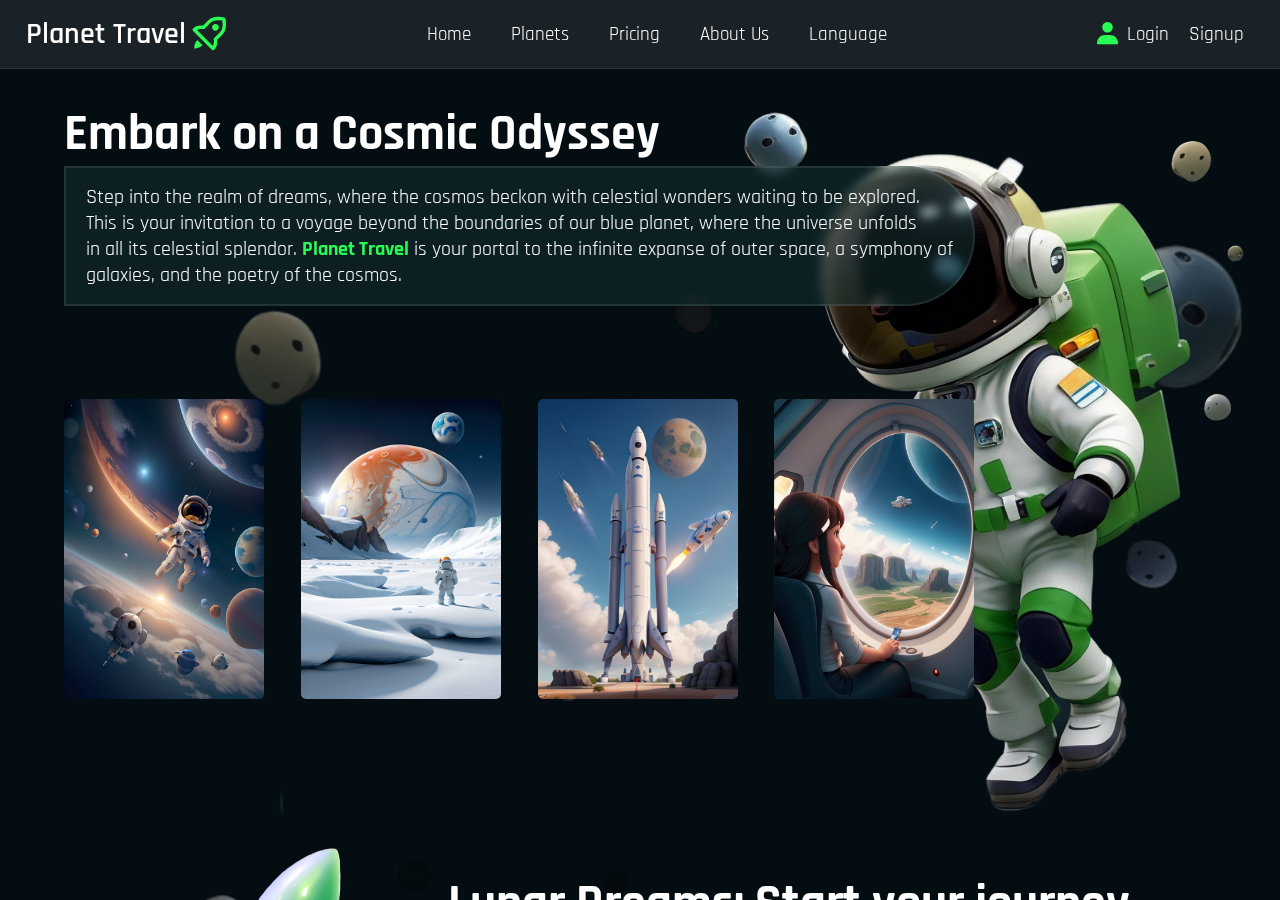
<file: index.html>
<!DOCTYPE html>
<html lang="en">
  <head>
    <meta charset="UTF-8" />
    <meta name="viewport" content="width=device-width, initial-scale=1.0" />
    <title>Planet Travel</title>

    <link rel="icon" type="image/x-icon" href="img/favicon.ico" />
    <link rel="stylesheet" href="style/home.css" />
    <link rel="preconnect" href="https://fonts.googleapis.com" />
    <link rel="preconnect" href="https://fonts.gstatic.com" crossorigin />
    <link
      href="https://fonts.googleapis.com/css2?family=Poppins:wght@200&family=Quicksand:wght@300&family=Rajdhani&display=swap"
      rel="stylesheet"
    />
    <link
      href="https://unpkg.com/boxicons@2.1.4/css/boxicons.min.css"
      rel="stylesheet"
    />
  </head>
  <body>
    <!-- NAVBAR  -->
    <header>
      <a class="logo" href="#home">
        <span>Planet Travel</span>
        <i class="bx bx-rocket"></i>
      </a>

      <ul class="mynavbar">
        <li><a href="#">Home</a></li>
        <li>
          <a href="pages/planets.html">Planets</a>
          <ul class="submenu">
            <li><a href="">Earth</a></li>
            <li><a href="pages/planetmoon.html">Moon</a></li>
            <li><a href="">Mercury</a></li>
            <li><a href="">Jupiter</a></li>
            <li><a href="">Mars</a></li>
            <li><a href="">Neptune</a></li>
            <li><a href="">Saturn</a></li>
            <li><a href="">Uranus</a></li>
            <li><a href="">Venus</a></li>
          </ul>
        </li>
        <li><a href="pages/pricing.html">Pricing</a></li>
        <li><a href="pages/aboutus.html">About Us</a></li>
        <li><a href="#">Language</a>
          <ul class="submenu">
            <li><a href="index.html">English</a></li>
            <li><a href="indexjp.html">日本語</a></li></ul>
          </li>
    </ul>

      <div class="main">
        <a href="pages/login.html" class="user"
          ><i class="bx bxs-user"></i>Login</a
        >
        <a href="pages/register.html">Signup</a>
        
        <div><i class="bx bx-menu" id="menu-icon"></i></div>
      </div>
    </header>
    <!-- PAGE CONTENT  -->
    <div class="page-wrapper">
      <!-- BACKGROUND METEOROIDS -->
      <!-- id="home" for scrolling from footer -->
      <div id="home" class="bg-spots">
        <img src="img/home/bg-spots.png" alt="" />
      </div>

      <!-- HERO SECTION  -->
      <div class="hero-section">
        <div class="big-txt">
          <h1>Embark on a Cosmic Odyssey</h1>
          <p>
            Step into the realm of dreams, where the cosmos beckon with
            celestial wonders waiting to be explored. <br />
            This is your invitation to a voyage beyond the boundaries of our
            blue planet, where the universe unfolds <br />
            in all its celestial splendor.
            <strong><span style="color: #29fd53">Planet Travel</span></strong>
            is your portal to the infinite expanse of outer space, a symphony of
            <br />galaxies, and the poetry of the cosmos.
          </p>
        </div>

        <div class="astro-img">
          <img src="img/home/astro.png" alt="" />
        </div>
      </div>

      <!-- CARD SECTION  -->
      <div class="all-cards">
        <div class="card card-1">
          <img src="img/home/lonely.jpg" alt="lone astronaut" />

          <span>
            <h3>Celestial Wanderlust</h3>
            <br />
            Leave behind the ordinary and become an explorer of the
            extraordinary. Immerse yourself in the enchantment of space, where
            planets, moons, and distant galaxies become the destinations of your
            wildest fantasies.
          </span>
        </div>
        <div class="card card-2">
          <img src="img/home/explorer.jpg" alt="space explorer picture" />
          <span>
            <h3>Beyond Earth's Horizon</h3>
            <br />
            Discover the secrets of celestial neighbors, from the fiery plains
            of Mars to the ice-covered moons of Jupiter. Let your imagination
            soar as you learn about missions to the outer reaches of our solar
            system and the potential for human habitation on otherworldly
            shores.
          </span>
        </div>
        <div class="card card-3">
          <img src="img/home/spaceport.jpg" alt="spaceport picture" />
          <span>
            <h3>The Art of Astral Exploration</h3>
            <br />
            Explore the science, art, and innovation of space travel. Delve into
            the poetry of rocketry, gaze upon the celestial masterpieces
            captured by spacecraft, and uncover the profound impact of space
            exploration on our understanding of the cosmos.
          </span>
        </div>
        <div class="card card-4">
          <img src="img/home/tourist.jpg" alt="tourist picture" />
          <span>
            <h3>Prepare for Liftoff</h3>
            <br />
            Get ready to take flight, not in dreams but in reality. "Planet
            Travel" offers insights into the latest space tourism developments,
            spacecraft technologies, and the brave souls who will lead us into
            the great cosmic expanse.
          </span>
        </div>
      </div>

      <!-- PLANETS SECTION  -->
      <div id="planets" class="planet-section">
        <div class="planet-image">
          <img src="img/home/rocket1.png" alt="an image of moon" />
        </div>

        <div class="big-txt">
          <h1>Lunar Dreams: Start your journey from our nearest friend</h1>
          <p>
            Experience the weightlessness of space, witness the Earthrise, and
            discover the enchantment of our closest cosmic companion. Are you
            ready to make history and step into the realm of lunar dreams?
          </p>
          <br />
          <a href="pages/planets.html" class="mybtn">Take me there!</a>
        </div>
      </div>

      <!-- TESTIMONIALS SECTION-->
      <div class="testimonial-section">
        <div class="test-top">
          <h2>The Universe Through Their Eyes</h2>
          <p>
            Witness the universe through the eyes of our explorers as they share
            their personal encounters with the cosmos. These testimonials will
            inspire your own dreams of interplanetary travel with "Planet
            Travel."
          </p>
        </div>
        <div class="test-body">
          <!-- testimonial cards with texts  -->
          <!-- card 1 -->
          <div class="test-card">
            <div class="test-img-card">
              <img
                src="img/home/test-oman.jpg"
                alt="a portrait of an old man"
              />
            </div>
            <div class="feedback-card left">
              <div class="heading">
                <h3>A Galactic Jaunt of a Lifetime</h3>
              </div>
              <div class="content">
                <p>
                  In the twilight of my years,
                  <span style="color: #29fd53">Planet Travel</span> has brought
                  the cosmos to my doorstep. To my fellow elders, I say this:
                  It's never too late to reach for the stars. Bon voyage, my
                  dear friends, bon voyage!
                </p>
              </div>
            </div>
          </div>
          <!-- card 2  -->
          <div class="test-card">
            <div class="test-img-card">
              <img src="img/home/test-man.jpg" alt="" />
            </div>
            <div class="feedback-card left">
              <div class="heading">
                <h3>A Journey Beyond Imagination!</h3>
              </div>
              <div class="content">
                <p>
                  Wow, where do I even begin? My recent trip with
                  <span style="color: #29fd53">Planet Travel</span> was nothing
                  short of mind-blowing! I'm still pinching myself to make sure
                  it wasn't all a dream.
                </p>
              </div>
            </div>
          </div>
          <!-- card 3 -->
          <div class="test-card">
            <div class="test-img-card">
              <img src="img/home/test-woman.jpg" alt="" />
            </div>
            <div class="feedback-card right">
              <div class="heading">
                <h3>A Cosmic Ballet of Wonder</h3>
              </div>
              <div class="content">
                <p>
                  The spaceship was top-notch, and the crew made sure we had a
                  safe and fantastic journey. And guess what? I brought back
                  moon dust and a piece of Mars as souvenirs! How cool is that?
                </p>
              </div>
            </div>
          </div>
          <!-- card 4 -->
          <div class="test-card">
            <div class="test-img-card">
              <img src="img/home/test-kid.jpg" alt="" />
            </div>
            <div class="feedback-card right">
              <div class="heading">
                <h3>Out-of-This-World Adventure!</h3>
              </div>
              <div class="content">
                <p>
                  It's like the biggest, most awesome adventure ever! I can't
                  wait to tell all my friends at school about my
                  out-of-this-world trip! 🚀🌌🪐
                </p>
              </div>
            </div>
          </div>
        </div>
        <div class="test-bottom">
          <p>
            "Launching Dreams, Landing Among the Stars" -
            <span style="color: #29fd53">Planet Travel</span>
          </p>
        </div>
      </div>

      <!-- FOOTER SECTION -->
      <div class="bg-spots">
        <img src="img/home/bg-spots.png" alt="METEOROIDS" />
      </div>
      <div class="footer-section">
        <div class="footer-top">
          <div class="site-brand">
            <div class="logo-title">
              <h1>Planet Travel</h1>
              <i class="bx bx-rocket"></i>
            </div>
            <h3>Your Passport to the Cosmos</h3>
          </div>
          <div class="navigations">
            <ul>
              <li><a href="index.html">Home</a></li>
              <li><a href="pages/planets.html">Destinations</a></li>
              <li><a href="pages/aboutus.html">About Us</a></li>
              <li><a href="">Blog</a></li>
              <li><a href="">Contact</a></li>
            </ul>
          </div>
          <div class="resources">
            <ul>
              <li><a href="#">FAQs</a></li>
              <li><a href="#">Terms and Conditions</a></li>
              <li><a href="#">Booking Information</a></li>
              <li><a href="#">Traveler's Guide</a></li>
            </ul>
          </div>
          <div class="contact">
            <ul>
              <li><span>Address: 7th x 7nd street, Planet Travel Station</span></li>
              <li><span><a href="tel:+817077829743">Mobile: 07077829743</a></span></li>
            </ul>
          </div>
        </div>
        <hr />
        <div class="footer-bot">
          <div class="header">
            <h3>Find Us On Social Media</h3>
          </div>
          <div class="links">
            <a href="#"><i class="bx bxl-facebook"></i></a>
            <a href="#"><i class="bx bxl-twitter"></i></a>
            <a href="#"><i class="bx bxl-instagram"></i></a>
            <a href="#"><i class="bx bxl-discord-alt"></i></a>
          </div>
          <div class="copyright">
            <p>&COPY;Copyright. All Rights reserved.</p>
          </div>
        </div>
      </div>

      <!-- LIMIT BREAKING UNDER FOOTER  -->
      <div class="beyond-footer">
        <h3>Are you still hesitating?</h3>
        <h2>Well, what are you waiting for?</h2>
        <h1>
          Join Us Now to <span style="color: #29fd53">Break The Limits</span> !
        </h1>
      </div>
    </div>

    <script src="script/script.js"></script>
  </body>
</html>
</file>
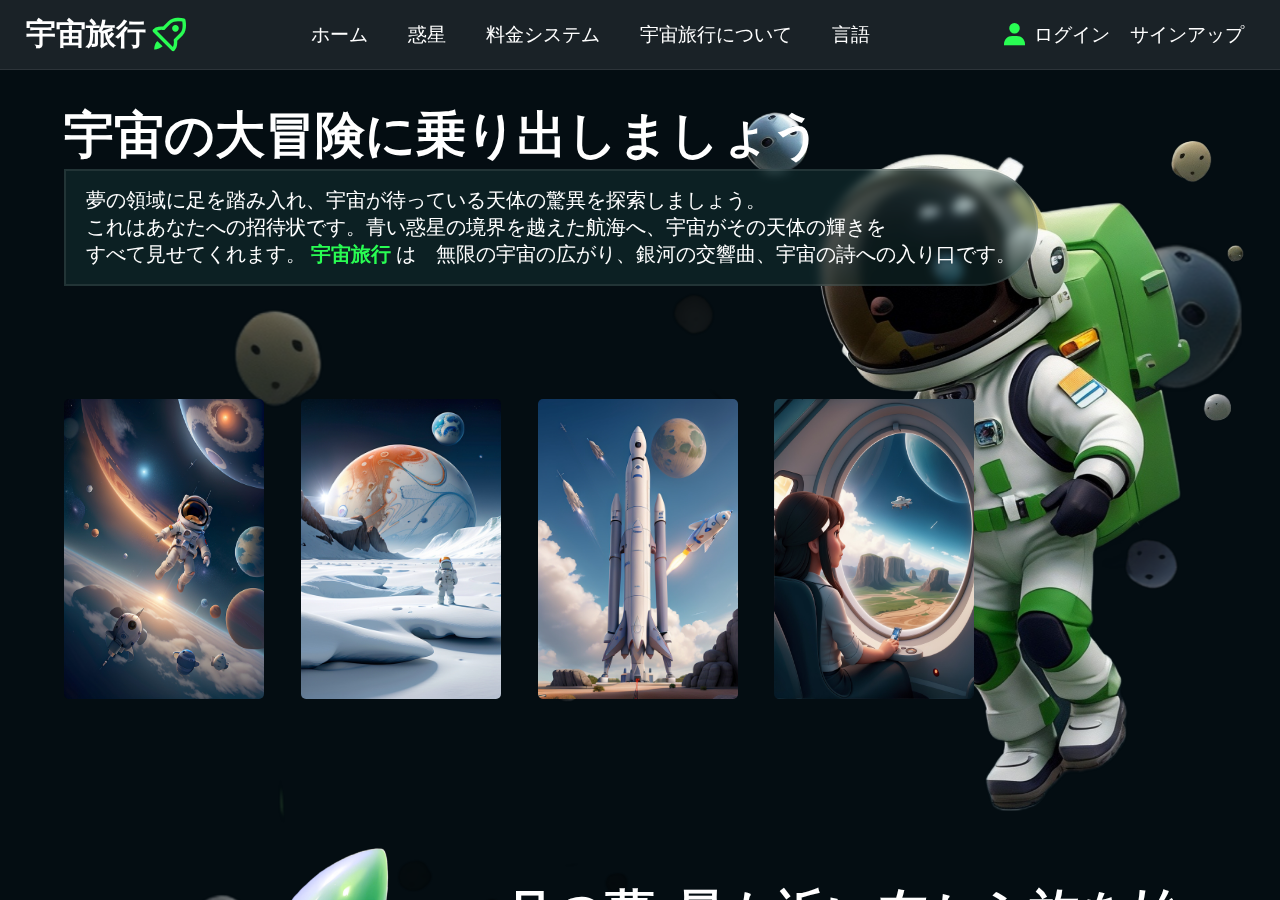
<file: indexjp.html>
<!DOCTYPE html>
<html lang="en">
  <head>
    <meta charset="UTF-8" />
    <meta name="viewport" content="width=device-width, initial-scale=1.0" />
    <title>宇宙旅行</title>

    <link rel="icon" type="image/x-icon" href="img/favicon.ico" />
    <link rel="stylesheet" href="style/homejp.css" />
    <link rel="preconnect" href="https://fonts.googleapis.com" />
    <link rel="preconnect" href="https://fonts.gstatic.com" crossorigin />
    <link
      href="https://fonts.googleapis.com/css2?family=Poppins:wght@200&family=Quicksand:wght@300&family=Rajdhani&display=swap"
      rel="stylesheet"
    />
    <link
      href="https://unpkg.com/boxicons@2.1.4/css/boxicons.min.css"
      rel="stylesheet"
    />
  </head>
  <body>
    <!-- NAVBAR  -->
    <header>
      <a class="logo" href="indexjp.html">
          <span>宇宙旅行</span>
          <i class="bx bx-rocket"></i>
      </a>

      <ul class="mynavbar">
          <li><a href="#">ホーム</a></li>
          <li>
            <a href="pages/planetsjp.html">惑星</a>
            <ul class="submenu">
              <li><a href="">地球</a></li>
              <li><a href="pages/planetmoonjp.html">月世界</a></li>
              <li><a href="">水星</a></li>
              <li><a href="">木星</a></li>
              <li><a href="">火星</a></li>
              <li><a href="">海王星</a></li>
              <li><a href="">土星</a></li>
              <li><a href="">天王星</a></li>
              <li><a href="">金星</a></li>
            </ul>
          </li>
          <li><a href="pages/pricingjp.html">料金システム</a></li>
          <li><a href="pages/aboutusjp.html">宇宙旅行について</a></li>
          <li><a href="#">言語</a>
            <ul class="submenu">
              <li><a href="index.html">English</a></li>
              <li><a href="indexjp.html">日本語</a></li></ul>
      </ul>

      <div class="main">
          <a href="pages/loginjp.html" class="user"
            ><i class="bx bxs-user"></i>ログイン</a
          >
          <a href="pages/registerjp.html">サインアップ</a>
          <div><i class="bx bx-menu" id="menu-icon"></i></div>
        </div>
  </header>
    <!-- PAGE CONTENT  -->
    <div class="page-wrapper">
      <!-- BACKGROUND METEOROIDS -->
      <!-- id="home" for scrolling from footer -->
      <div id="home" class="bg-spots">
        <img src="img/home/bg-spots.png" alt="" />
      </div>

      <!-- HERO SECTION  -->
      <div class="hero-section">
        <div class="big-txt">
          <h1>宇宙の大冒険に乗り出しましょう</h1>
          <p>
            夢の領域に足を踏み入れ、宇宙が待っている天体の驚異を探索しましょう。 <br />
            これはあなたへの招待状です。青い惑星の境界を越えた航海へ、宇宙がその天体の輝きを<br>
            すべて見せてくれます。
            <strong><span style="color: #29fd53">宇宙旅行</span></strong>
            は　無限の宇宙の広がり、銀河の交響曲、宇宙の詩への入り口です。
          </p>
        </div>

        <div class="astro-img">
          <img src="img/home/astro.png" alt="" />
        </div>
      </div>

      <!-- CARD SECTION  -->
      <div class="all-cards">
        <div class="card card-1">
          <img src="img/home/lonely.jpg" alt="lone astronaut" />

          <span>
            <h3>天体の放浪</h3>
            <br />
            ありふれた日常を後ろに置いて、非凡の探検家となりましょう。宇宙の魅力に身をゆだね、惑星、月、遠くの銀河が、あなたの最も夢のある目的地となります。
          </span>
        </div>
        <div class="card card-2">
          <img src="img/home/explorer.jpg" alt="space explorer picture" />
          <span>
            <h3>地球の地平線を超えて</h3>
            <br />
            火星の平原から木星の氷の衛星まで、天体の隣人の秘密を発見しましょう。太陽系の外部へのミッションや異世界の岸辺での人類居住の可能性を学びながら、想像力を飛躍させてください。
          </span>
        </div>
        <div class="card card-3">
          <img src="img/home/spaceport.jpg" alt="spaceport picture" />
          <span>
            <h3>星間探査の芸術</h3>
            <br />
            宇宙旅行の科学、芸術、革新を探求しましょう。ロケットの詩を深く探り、宇宙船によって捉えられた天体の傑作を見つめ、宇宙探査が宇宙の理解に与える深い影響を明らかにしましょう。
          </span>
        </div>
        <div class="card card-4">
          <img src="img/home/tourist.jpg" alt="tourist picture" />
          <span>
            <h3>打ち上げの準備</h3>
            <br />
            夢ではなく現実で飛び立つ準備をしましょう。『プラネットトラベル』は最新の宇宙旅行の進展、宇宙船技術、そして偉大な宇宙の広がりを拓く勇敢な人々についての洞察を提供します。
          </span>
        </div>
      </div>

      <!-- PLANETS SECTION  -->
      <div id="planets" class="planet-section">
        <div class="planet-image">
          <img src="img/home/rocket1.png" alt="an image of moon" />
        </div>

        <div class="big-txt">
          <h1>月の夢: 最も近い友から旅を始めましょう</h1>
          <p>
            宇宙の無重力を体験し、地球の昇る光景を目撃し、最も近い宇宙の仲間の魅力を発見しましょう。歴史を創り、月の夢の領域に踏み出す準備はできていますか？
          </p>
          <br />
          <a href="pages/planetsjp.html" class="mybtn">そこに連れて行って</a>
        </div>
      </div>

      <!-- TESTIMONIALS SECTION-->
      <div class="testimonial-section">
        <div class="test-top">
          <h2>彼らの視点から見た宇宙</h2>
          <p>
            宇宙探査者たちの目を通じて宇宙を見る。彼らが宇宙との個人的な出会いを共有します。これらの証言は、『プラネットトラベル』との惑星間旅行へのあなた自身の夢を刺激するでしょう。
          </p>
        </div>
        <div class="test-body">
          <!-- testimonial cards with texts  -->
          <!-- card 1 -->
          <div class="test-card">
            <div class="test-img-card">
              <img
                src="img/home/test-oman.jpg"
                alt="a portrait of an old man"
              />
            </div>
            <div class="feedback-card left">
              <div class="heading">
                <h3>一生の宇宙旅行</h3>
              </div>
              <div class="content">
                <p>
                  人生の黄昏に、
                  <span style="color: #29fd53">プラネットトラベル</span>は宇宙を私の玄関先にもたらしました。仲間の年配者たちへ、私はこう言います：星に手を伸ばすのは決して遅すぎません。良い旅を、親愛なる友よ、良い旅を！
                </p>
              </div>
            </div>
          </div>
          <!-- card 2  -->
          <div class="test-card">
            <div class="test-img-card">
              <img src="img/home/test-man.jpg" alt="" />
            </div>
            <div class="feedback-card left">
              <div class="heading">
                <h3>想像を超える旅！</h3>
              </div>
              <div class="content">
                <p>
                  うわー、どこから始めればいいのかしら？
                  <span style="color: #29fd53">プラネットトラベル</span> との最近の旅行は、言葉では表現しきれないほど素晴らしいものでした！まだ夢じゃないか確かめるために自分をつねっています。
                </p>
              </div>
            </div>
          </div>
          <!-- card 3 -->
          <div class="test-card">
            <div class="test-img-card">
              <img src="img/home/test-woman.jpg" alt="" />
            </div>
            <div class="feedback-card right">
              <div class="heading">
                <h3>驚きの宇宙のバレエ</h3>
              </div>
              <div class="content">
                <p>
                  宇宙船は最高級で、クルーは私たちが安全で素晴らしい旅を楽しむことを確保しました。しかも、何と言っても、月のほこりと火星の一片をお土産に持ち帰りました！それってすごくクールでしょう？
                </p>
              </div>
            </div>
          </div>
          <!-- card 4 -->
          <div class="test-card">
            <div class="test-img-card">
              <img src="img/home/test-kid.jpg" alt="" />
            </div>
            <div class="feedback-card right">
              <div class="heading">
                <h3>異世界の冒険！</h3>
              </div>
              <div class="content">
                <p>
                  これは最も大きな、最も素晴らしい冒険のようなものです！学校の友達に宇宙旅行の話をするのが待ちきれません！ 🚀🌌🪐
                </p>
              </div>
            </div>
          </div>
        </div>
        <div class="test-bottom">
          <p>
            ❝夢を打ち上げ、星の中に着陸❞ -
            <span style="color: #29fd53">プラネットトラベル</span>
          </p>
        </div>
      </div>

      <!-- FOOTER SECTION -->
      <div class="bg-spots">
        <img src="img/home/bg-spots.png" alt="METEOROIDS" />
      </div>
      <div class="footer-section">
        <div class="footer-top">
          <div class="site-brand">
            <div class="logo-title">
              <h1>宇宙旅行</h1>
              <i class="bx bx-rocket"></i>
            </div>
            <h3>宇宙へのパスポート</h3>
          </div>
          <div class="navigations">
            <ul>
              <li><a href="indexjp.html">ホーム</a></li>
              <li><a href="pages/planetsjp.html">旅先</a></li>
              <li><a href="pages/aboutusjp.html">宇宙旅行について</a></li>
              <li><a href="">ブログ</a></li>
              <li><a href="">よくあるご質問</a></li>
            </ul>
          </div>
          <div class="resources">
            <ul>
              <li><a href="#">お問い合わせ</a></li>
              <li><a href="#">利用規約</a></li>
              <li><a href="#">予約情報</a></li>
              <li><a href="#">旅行者用ガイド</a></li>
            </ul>
          </div>
          <div class="contact">
            <ul>
              <li><span>住所: 七丁目 七町 プラネットトラベルステーション建物</span></li>
              <li><span><a href="tel:+817077829743">電話: 07077829743</a></span></li>
            </ul>
          </div>
        </div>
        <hr />
        <div class="footer-bot">
          <div class="header">
            <h3>ソーシャルメディアはこちら</h3>
          </div>
          <div class="links">
            <a href="#"><i class="bx bxl-facebook"></i></a>
            <a href="#"><i class="bx bxl-twitter"></i></a>
            <a href="#"><i class="bx bxl-instagram"></i></a>
            <a href="#"><i class="bx bxl-discord-alt"></i></a>
          </div>
          <div class="copyright">
            <p>&COPY;Copyright. All Rights reserved.</p>
          </div>
        </div>
      </div>

      <!-- LIMIT BREAKING UNDER FOOTER  -->
      <div class="beyond-footer">
        <h3>まだ迷っていますか？</h3>
        <h2>さあ、何を待っているの？</h2>
        <h1>
           <span style="color: #29fd53">限界を破るために</span>今参加しましょう !
        </h1>
      </div>
    </div>

    <script src="script/script.js"></script>
  </body>
</html>
</file>
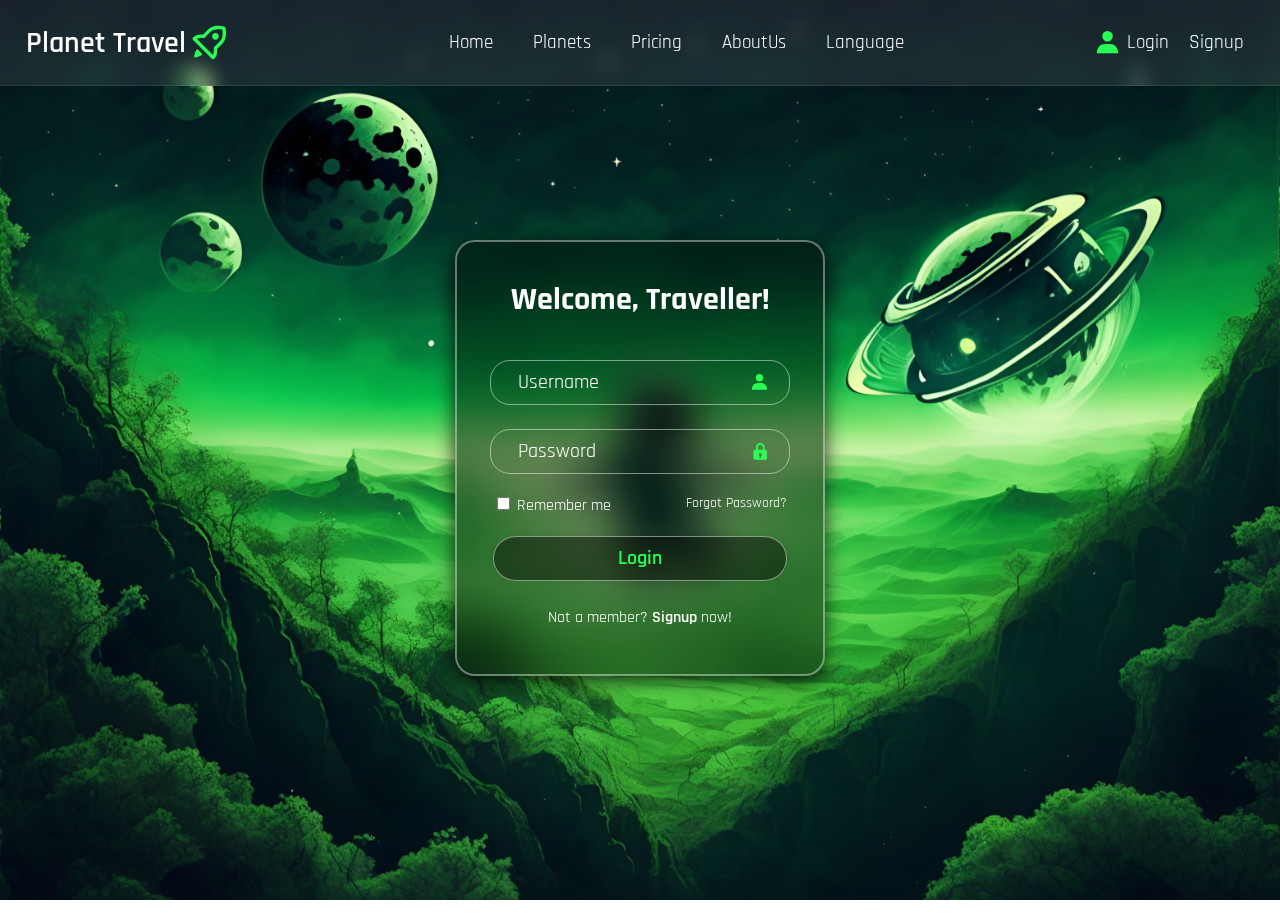
<file: pages/login.html>
<!DOCTYPE html>
<html lang="en">
  <head>
    <meta charset="UTF-8" />
    <meta name="viewport" content="width=device-width, initial-scale=1.0" />
    <title>Planet Travel - Log in</title>
   
    <link rel="stylesheet" href="../style/login.css" />
    <link rel="icon" type="image/x-icon" href="default-favicon.ico" />
    <link rel="icon" type="image/x-icon" href="../img/favicon.ico" />
    
    <link rel="preconnect" href="https://fonts.googleapis.com" />
    <link rel="preconnect" href="https://fonts.gstatic.com" crossorigin />
    <link
      href="https://fonts.googleapis.com/css2?family=Poppins:wght@200&family=Quicksand:wght@300&family=Rajdhani&display=swap"
      rel="stylesheet"
    />
    <link
      href="https://unpkg.com/boxicons@2.1.4/css/boxicons.min.css"
      rel="stylesheet"
    />
  </head>
  <body>
    <!-- NAVBAR  -->
    <header>
      <a class="logo" href="../index.html">
        <span>Planet Travel</span>
        <i class="bx bx-rocket"></i>
      </a>

      <ul class="mynavbar">
        <li><a href="../index.html">Home</a></li>
        <li>
          <a href="planets.html">Planets</a>
          <ul class="submenu">
            <li><a href="">Earth</a></li>
            <li><a href="planetmoon.html">Moon</a></li>
            <li><a href="">Mercury</a></li>
            <li><a href="">Jupiter</a></li>
            <li><a href="">Mars</a></li>
            <li><a href="">Neptune</a></li>
            <li><a href="">Saturn</a></li>
            <li><a href="">Uranus</a></li>
            <li><a href="">Venus</a></li>
          </ul>
        </li>
        <li><a href="pricing.html">Pricing</a></li>
        <li><a href="aboutus.html">AboutUs</a></li>
        <li><a href="#">Language</a>
          <ul class="submenu">
            <li><a href="login.html">English</a></li>
            <li><a href="loginjp.html">日本語</a></li></ul>
    </ul>

      <div class="main">
        <a href="#" class="user"
          ><i class="bx bxs-user"></i>Login</a
        >
        <a href="register.html">Signup</a>
        <div><i class="bx bx-menu" id="menu-icon"></i></div>
      </div>
    </header>

    <!-- FORM STARTS  -->
    <div class="form-wrapper">
      <h1>Welcome, Traveller!</h1>
      <form action="" class="form">
        <div class="text-inputs">
          <div class="row name-box">
            <label for=""><i class="bx bxs-user"></i></label>
            <input
              type="text"
              name="username"
              id="name"
              placeholder="Username"
            />
          </div>
          <div class="row psw-box">
            <label for=""><i class="bx bxs-lock"></i> </label>
            <input
              type="password"
              name="password"
              id="password"
              placeholder="Password"
            />
          </div>
        </div>
        <div class="row chk-box">
          <label for="checkbox">
            <input type="checkbox" id="checkbox" name="checkbox" />
            Remember me
          </label>
          <a href="">Forgot Password?</a>
        </div>
        <div class="row button-box">
          <button type="submit" id="register">Login</button>
        </div>
        <div class="row link-box">
          <p>Not a member? <a href="register.html">Signup</a> now!</p>
        </div>
      </form>
    </div>

    <!-- <div class="login-wrapper">
        <form action="" class="login-form">
          <div class="heading">
            <h1>Login</h1>
          </div>
          <div class="inputs">
            <label for="username">
              <input
                type="text"
                id="username"
                name="username"
                placeholder="Username"
              />
            </label>
            <label for="password">
              <input
                type="password"
                id="password"
                name="password"
                placeholder="Password"
              />
            </label>
          </div>
          <div class="remember">
            <label for="">
              <input type="checkbox" />
              Remember me
            </label>
          </div>
          <div class="login-btn">
            <button class="mybtn" type="submit">Login</button>
          </div>
          <div class="reg-link">
            <p>Not a member?<a href="">Signup Here!</a></p>
          </div>
        </form>
    </div> -->
    <script type="text/javascript" src="../script/script.js"></script>
  </body>
</html>
</file>
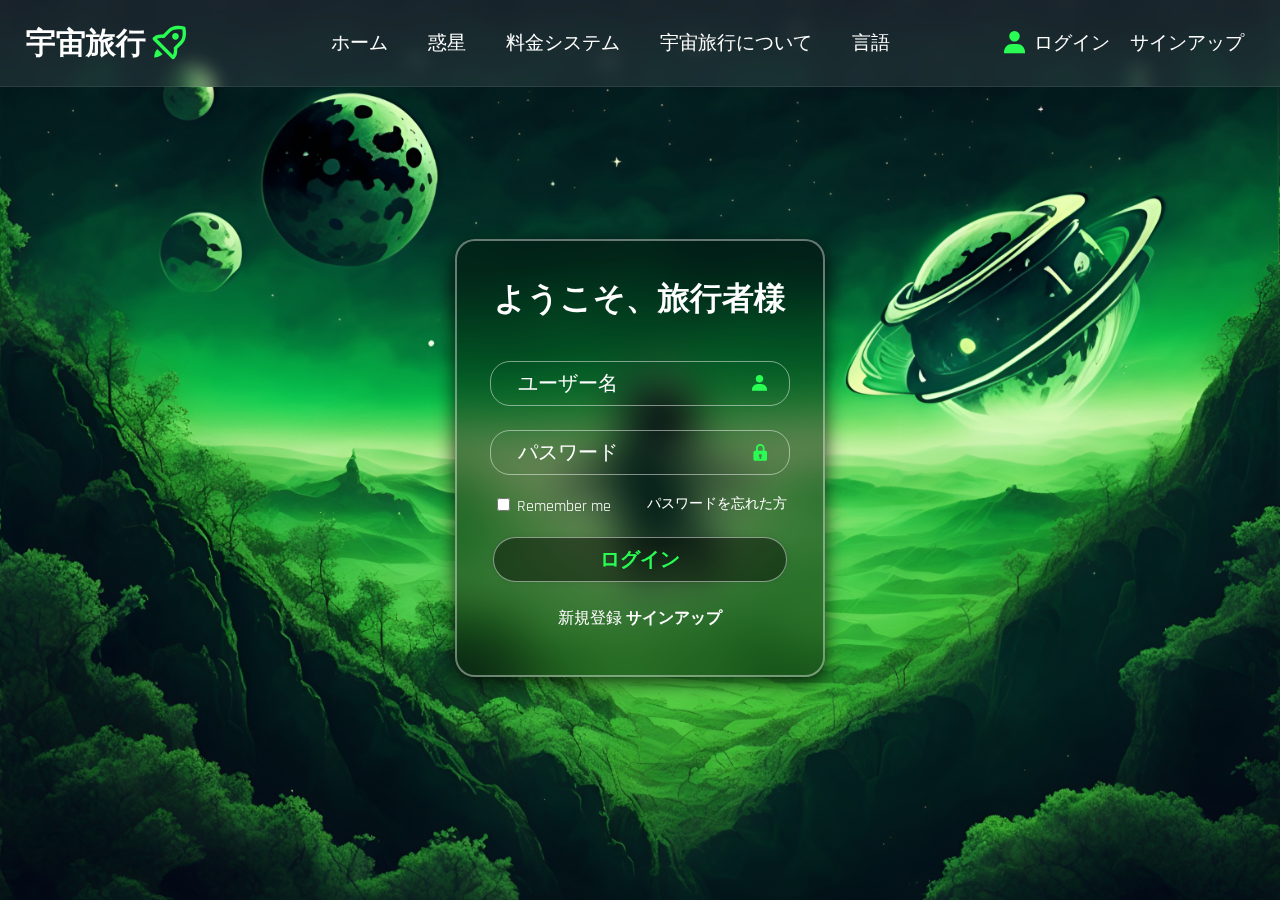
<file: pages/loginjp.html>
<!DOCTYPE html>
<html lang="ja">
  <head>
    <meta charset="UTF-8" />
    <meta name="viewport" content="width=device-width, initial-scale=1.0" />
    <title>ログイン</title>
   
    <link rel="stylesheet" href="../style/loginjp.css" />
    <link rel="icon" type="image/x-icon" href="default-favicon.ico" />
    <link rel="icon" type="image/x-icon" href="../img/favicon.ico" />
    
    <link rel="preconnect" href="https://fonts.googleapis.com" />
    <link rel="preconnect" href="https://fonts.gstatic.com" crossorigin />
    <link
      href="https://fonts.googleapis.com/css2?family=Poppins:wght@200&family=Quicksand:wght@300&family=Rajdhani&display=swap"
      rel="stylesheet"
    />
    <link
      href="https://unpkg.com/boxicons@2.1.4/css/boxicons.min.css"
      rel="stylesheet"
    />
  </head>
  <body>
    <!-- NAVBAR  -->
    <header>
      <a class="logo" href="../indexjp.html">
          <span>宇宙旅行</span>
          <i class="bx bx-rocket"></i>
      </a>

      <ul class="mynavbar">
          <li><a href="../indexjp.html">ホーム</a></li>
          <li>
            <a href="planetsjp.html">惑星</a>
            <ul class="submenu">
              <li><a href="">地球</a></li>
              <li><a href="planetmoonjp.html">月世界</a></li>
              <li><a href="">水星</a></li>
              <li><a href="">木星</a></li>
              <li><a href="">火星</a></li>
              <li><a href="">海王星</a></li>
              <li><a href="">土星</a></li>
              <li><a href="">天王星</a></li>
              <li><a href="">金星</a></li>
            </ul>
          </li>
          <li><a href="pricingjp.html">料金システム</a></li>
          <li><a href="aboutusjp.html">宇宙旅行について</a></li>
          <li><a href="#">言語</a>
            <ul class="submenu">
              <li><a href="login.html">English</a></li>
              <li><a href="loginjp.html">日本語</a></li></ul>
      </ul>

      <div class="main">
          <a href="loginjp.html" class="user"
            ><i class="bx bxs-user"></i>ログイン</a
          >
          <a href="registerjp.html">サインアップ</a>
          <div><i class="bx bx-menu" id="menu-icon"></i></div>
        </div>
  </header>

    <!-- FORM STARTS  -->
    <div class="form-wrapper">
      <h1>ようこそ、旅行者様</h1>
      <form action="" class="form">
        <div class="text-inputs">
          <div class="row name-box">
            <label for=""><i class="bx bxs-user"></i></label>
            <input
              type="text"
              name="username"
              id="name"
              placeholder="ユーザー名"
            />
          </div>
          <div class="row psw-box">
            <label for=""><i class="bx bxs-lock"></i> </label>
            <input
              type="password"
              name="password"
              id="password"
              placeholder="パスワード"
            />
          </div>
        </div>
        <div class="row chk-box">
          <label for="checkbox">
            <input type="checkbox" id="checkbox" name="checkbox" />
            Remember me
          </label>
          <a href="">パスワードを忘れた方
          </a>
        </div>
        <div class="row button-box">
          <button type="submit" id="register">ログイン</button>
        </div>
        <div class="row link-box">
          <p>新規登録 <a href="registerjp.html">サインアップ</a></p>
        </div>
      </form>
    </div>
    <script type="text/javascript" src="../script/script.js"></script>

    <!-- <div class="login-wrapper">
        <form action="" class="login-form">
          <div class="heading">
            <h1>Login</h1>
          </div>
          <div class="inputs">
            <label for="username">
              <input
                type="text"
                id="username"
                name="username"
                placeholder="Username"
              />
            </label>
            <label for="password">
              <input
                type="password"
                id="password"
                name="password"
                placeholder="Password"
              />
            </label>
          </div>
          <div class="remember">
            <label for="">
              <input type="checkbox" />
              Remember me
            </label>
          </div>
          <div class="login-btn">
            <button class="mybtn" type="submit">Login</button>
          </div>
          <div class="reg-link">
            <p>Not a member?<a href="">Signup Here!</a></p>
          </div>
        </form>
    </div> -->
  </body>
</html>
</file>
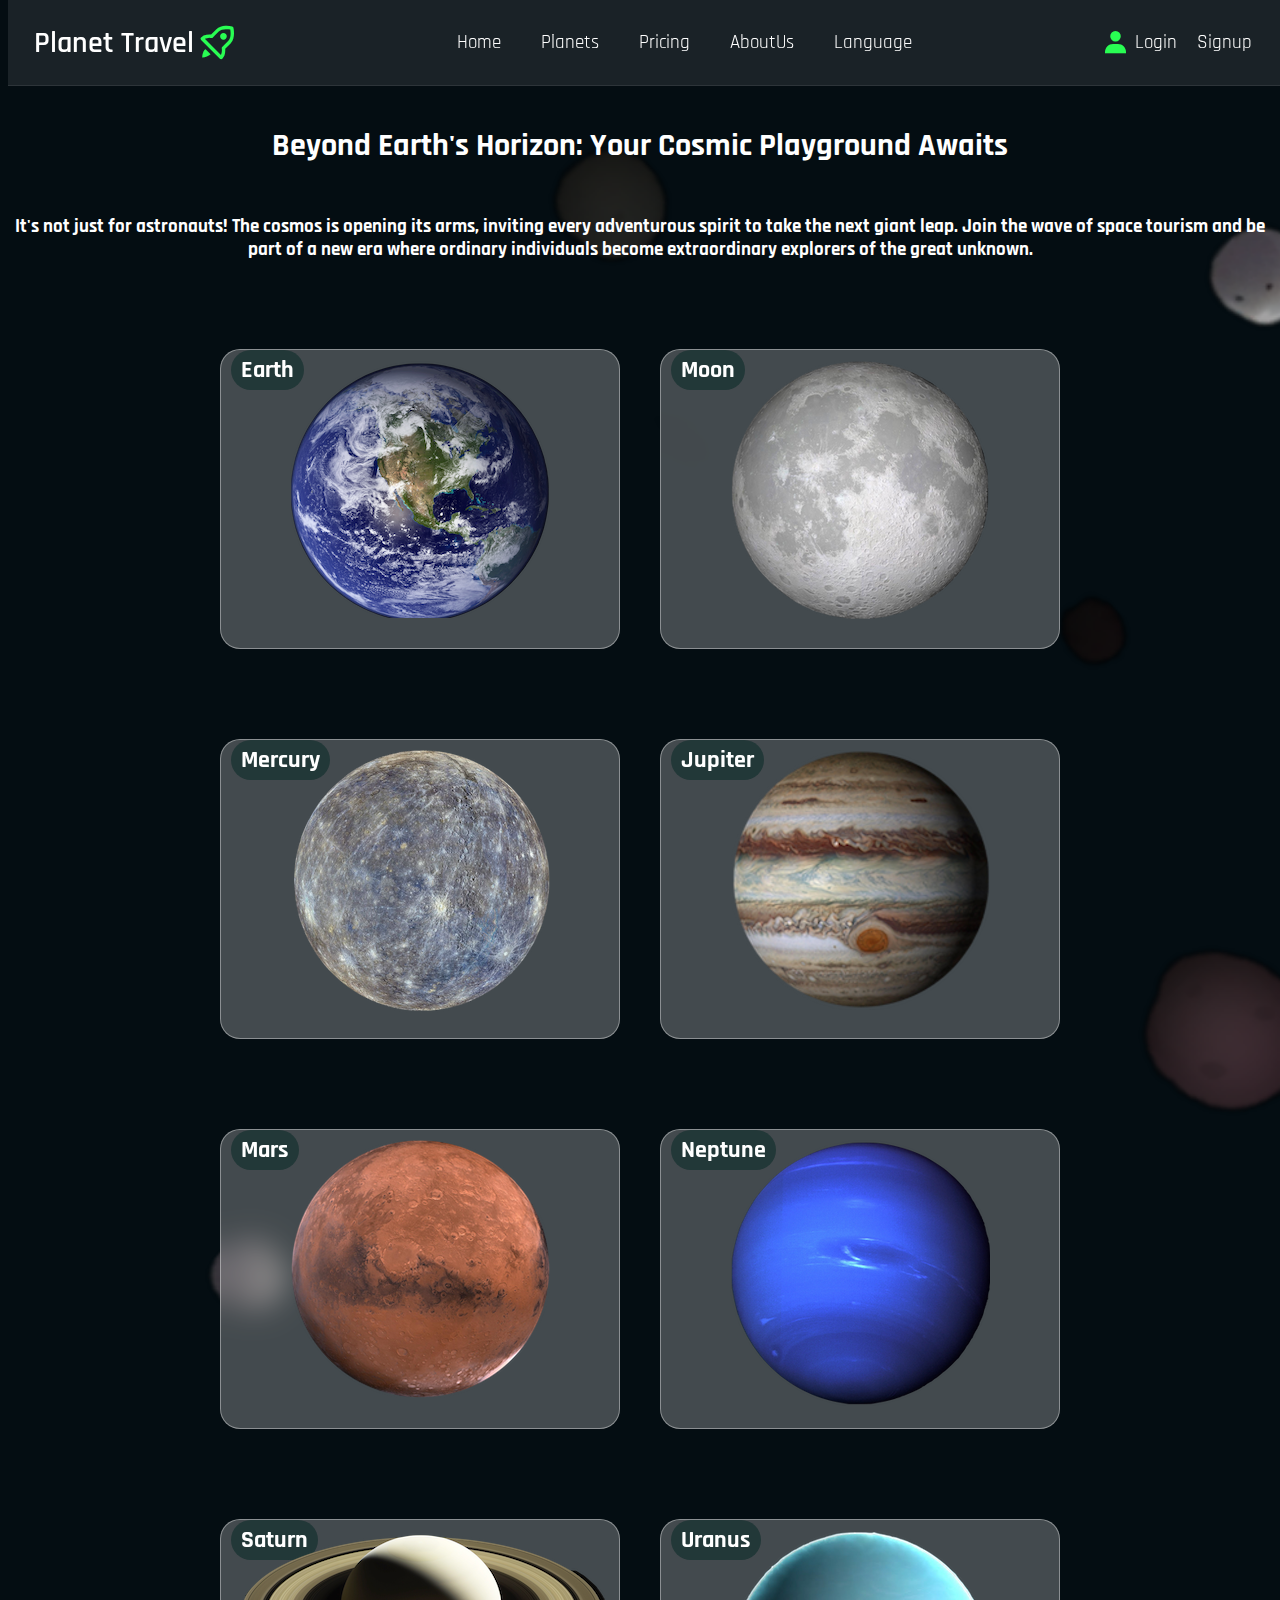
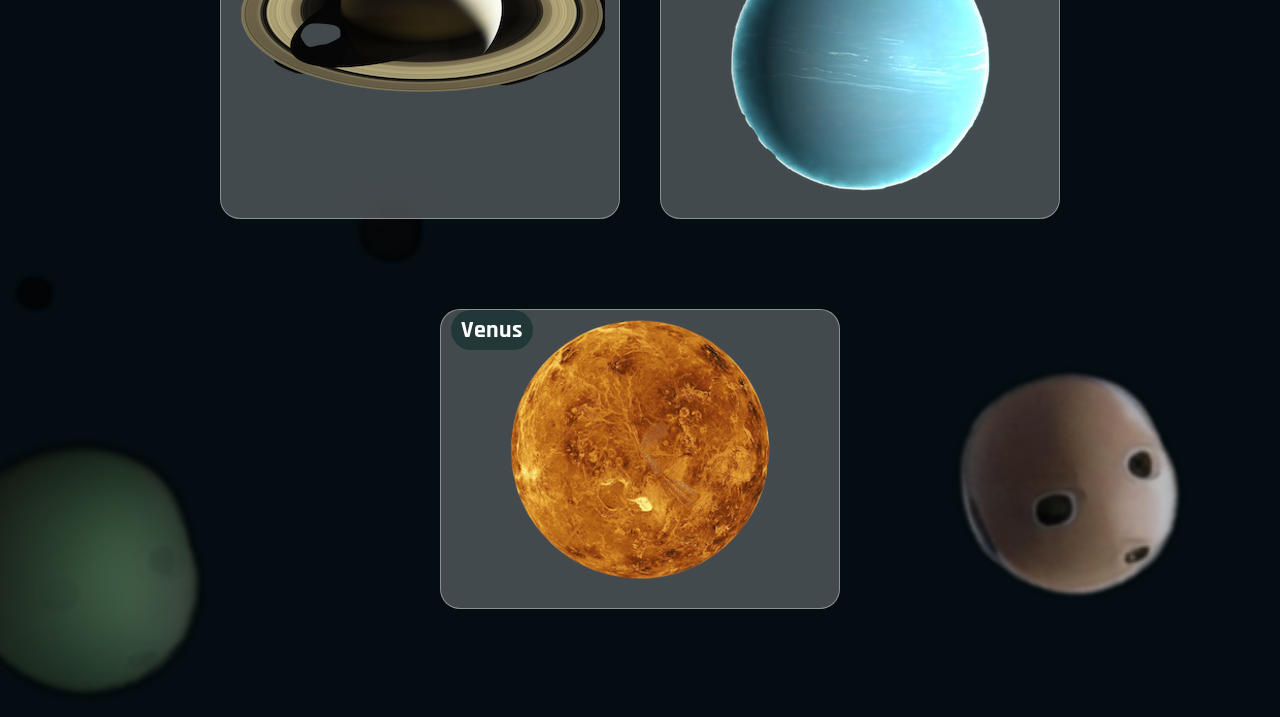
<file: pages/planets.html>
<!DOCTYPE html>
<html lang="en">

<head>
    <meta charset="UTF-8">
    <meta name="viewport" content="width=device-width, initial-scale=1.0">
    <link rel="icon" type="image/x-icon" href="../img/favicon.ico" />
    <link rel="stylesheet" href="../style/planetsstyle.css">
    <link rel="preconnect" href="https://fonts.googleapis.com/" />
    <link rel="preconnect" href="https://fonts.gstatic.com/" crossorigin />
    <link rel="stylesheet" href="https://cdn.jsdelivr.net/npm/bootstrap-icons@1.10.5/font/bootstrap-icons.css">
    <link
        href="https://fonts.googleapis.com/css2?family=Poppins:wght@200&family=Quicksand:wght@300&family=Rajdhani&display=swap"
        rel="stylesheet" />

    <title>Planet Travel - Planets</title>
    
    <link
      href="https://unpkg.com/boxicons@2.1.4/css/boxicons.min.css"
      rel="stylesheet"
    />
</head>

<body>

    <!-- NAVBAR  -->
    <header>
        <a class="logo" href="../index.html">
            <span>Planet Travel</span>
            <i class="bx bx-rocket"></i>
        </a>

        <ul class="mynavbar">
            <li><a href="../index.html">Home</a></li>
            <li>
              <a href="">Planets</a>
              <ul class="submenu">
                <li><a href="">Earth</a></li>
                <li><a href="planetmoon.html">Moon</a></li>
                <li><a href="">Mercury</a></li>
                <li><a href="">Jupiter</a></li>
                <li><a href="">Mars</a></li>
                <li><a href="">Neptune</a></li>
                <li><a href="">Saturn</a></li>
                <li><a href="">Uranus</a></li>
                <li><a href="">Venus</a></li>
              </ul>
            </li>
            <li><a href="pricing.html">Pricing</a></li>
            <li><a href="aboutus.html">AboutUs</a></li>
            <li><a href="#">Language</a>
                <ul class="submenu">
                  <li><a href="planets.html">English</a></li>
                  <li><a href="planetsjp.html">日本語</a></li></ul>
        </ul>

        <div class="main">
            <a href="login.html" class="user"
              ><i class="bx bxs-user"></i>Login</a
            >
            <a href="register.html">Signup</a>
            <div><i class="bx bx-menu" id="menu-icon"></i></div>
          </div>
    </header>

<!-- HEADING N DESC  -->
<div class="heading-section planet-section">
    <h1>Beyond Earth's Horizon: Your Cosmic Playground Awaits</h1>
    <h3>It's not just for astronauts! The cosmos is opening its arms, inviting every adventurous spirit to take the next giant leap. Join the wave of space tourism and be part of a new era where ordinary individuals become extraordinary explorers of the great unknown.</h3>
</div>
    <!-- PLANETS SECTION -->
    <div class="container">
        <div class="title">

        </div>
        <div class="planets">


            <div class="child" onmouseover="showText(this);" onmouseout="hide(this);">
                
                
                <h2>Earth</h2>
                <div class=" img">
                <img src="../img/planets/earth.png" alt="">
            </div>

            <div class="gist">
                <p>
                    Density: 5.51 g/cm³ <br>
                    Gravity: 9.807 m/s²<br>
                    Radius: 6,371 km<br>
                    

                    <a href=""><span>More</span><i class="bi bi-arrow-right-circle"></i></a>

                </p>
            </div>

        </div>



        <div class="child" onmouseover="showText(this);" onmouseout="hide(this);"">
                <h2>Moon</h2>
                <div class=" img">
            <img src="../img/planets/moon.png" alt="">
        </div>

        <div class="gist">
            <p>
                Density: 3.34 g/cm³ <br>
                Gravity: 1.62 m/s²<br>
                Radius: 1,737.4 km<br>
                Distance: 384,400 km<br>

                <a href="planetmoon.html"><span>More</span><i class="bi bi-arrow-right-circle"></i></a>
            </p>
        </div>
    </div>
    <div class="child" onmouseover="showText(this);" onmouseout="hide(this);"">
                <h2>Mercury</h2>
                <div class=" img">
        <img src="../img/planets/mercury.png" alt="">
    </div>

    <div class="gist">
        <p>
            Density: 5.43 g/cm³ <br>
            Gravity: 3.7 m/s²<br>
            Radius: 2,439.7 km<br>
            Distance: 77 million km<br>
            <a href=""><span>More</span><i class="bi bi-arrow-right-circle"></i></a>
        </p>
    </div>
    </div>
    <div class="child" onmouseover="showText(this);" onmouseout="hide(this);"">
                <h2>Jupiter</h2>
                <div class=" img">
        <img src="../img/planets/jupitar.png" alt="">
    </div>

    <div class="gist">
        <p>
            Density: 1.33 g/cm³ <br>
            Gravity: 24.79 m/s²<br>
            Radius: 69,911 km<br>
            Distance: 778 million km<br>
            <a href=""><span>More</span><i class="bi bi-arrow-right-circle"></i></a>
        </p>
    </div>
    </div>
    <div class="child" onmouseover="showText(this);" onmouseout="hide(this);"">
                <h2>Mars</h2>
                <div class=" img">
        <img src="../img/planets/mars.png" alt="">
    </div>

    <div class="gist">
        <p>
            Density: 3.93 g/cm³ <br>
            Gravity: 3.71 m/s²<br>
            Radius: 3389.5 km<br>
            Distance: 382.02 million km<br>
            <a href=""><span>More</span><i class="bi bi-arrow-right-circle"></i></a>
        </p>
    </div>
    </div>
    <div class="child" onmouseover="showText(this);" onmouseout="hide(this);"">
                <h2>Neptune</h2>
                <div class=" img">
        <img src="../img/planets/neptunet.png" alt="">
    </div>

    <div class="gist">
        <p>
            Density: 1.64 g/cm³ <br>
            Gravity: 11.15 m/s²<br>
            Radius: 24,622 km<br>
            Distance: 4.33 billion km<br>
            <a href=""><span>More</span><i class="bi bi-arrow-right-circle"></i></a>
        </p>
    </div>
    </div>
    <div class="child" onmouseover="showText(this);" onmouseout="hide(this);">
                <h2>Saturn</h2>
                <div class=" img">
        <img src="../img/planets/saturnt.png" alt="">
    </div>

    <div class="gist">
        <p>
            Density: 0.687 g/cm³ <br>
            Gravity: 10.44 m/s²<br>
            Radius: 58,232 km<br>
            Distance: 1.34 billion km<br>
            <a href=""><span>More</span><i class="bi bi-arrow-right-circle"></i></a>
        </p>
    </div>
    </div>
    <div class="child" onmouseover="showText(this);" onmouseout="hide(this);">
                <h2>Uranus</h2>
                <div class=" img">
        <img src="../img/planets/uranust.png" alt="">
    </div>

    <div class="gist">
        <p>
            Density: 1.27 g/cm³ <br>
            Gravity: 8.87 m/s²<br>
            Radius: 25,362 km<br>
            Distance: 2.8221 billion km<br>
            <a href=""><span>More</span><i class="bi bi-arrow-right-circle"></i></a>
        </p>
    </div>
    </div>
    <div class="child" onmouseover="showText(this);" onmouseout="hide(this);">
                <h2>Venus</h2>
                <div class=" img">
        <img src="../img/planets/venust.png" alt="">
    </div>

    <div class="gist">
        <p>
            Density: 5.24 g/cm³ <br>
            Gravity: 8.87 m/s²<br>
            Radius: 6,051.8 km<br>
            Distance: 61 million km<br>
            <a href=""><span>More</span><i class="bi bi-arrow-right-circle"></i></a>
        </p>
    </div>
    </div>

    </div>

    </div>

    <!-- SCRIPTS  -->
    <script src="../script/script.js">

    </script>
</body>

</html>
</file>
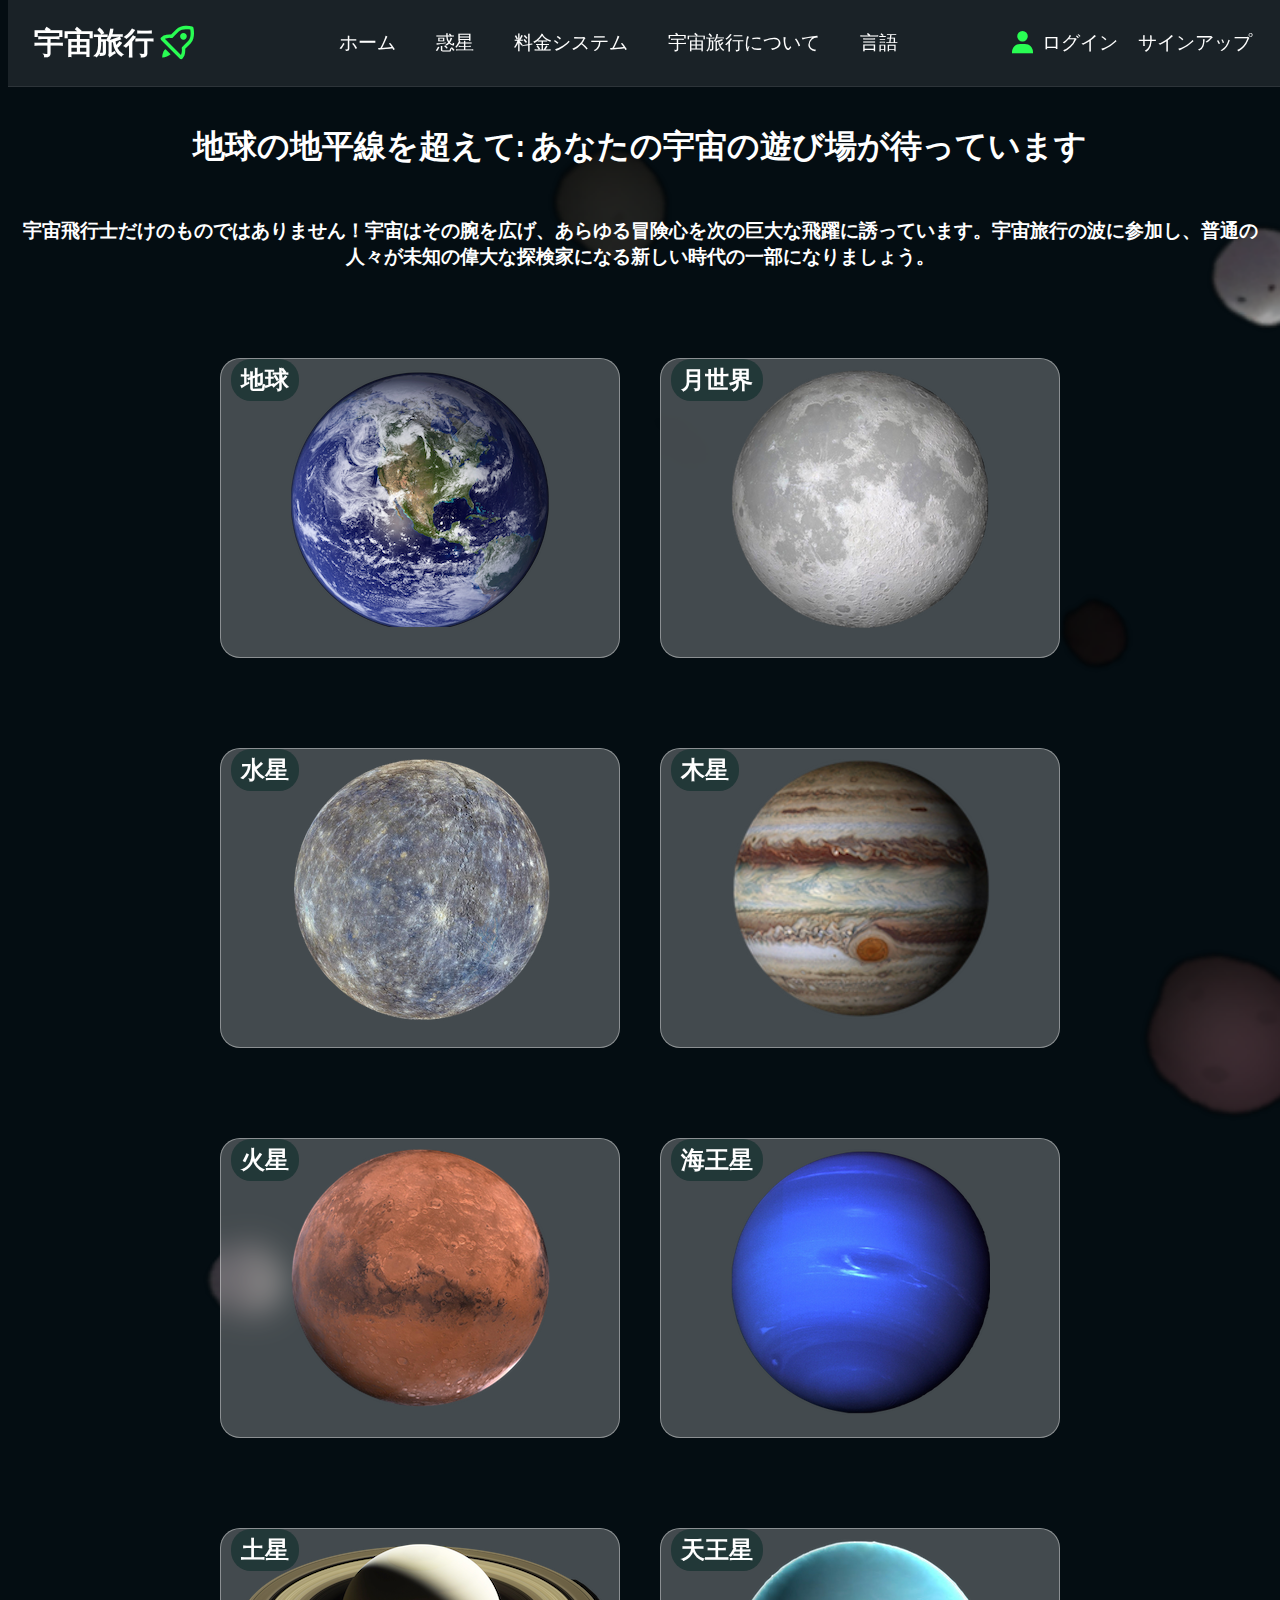
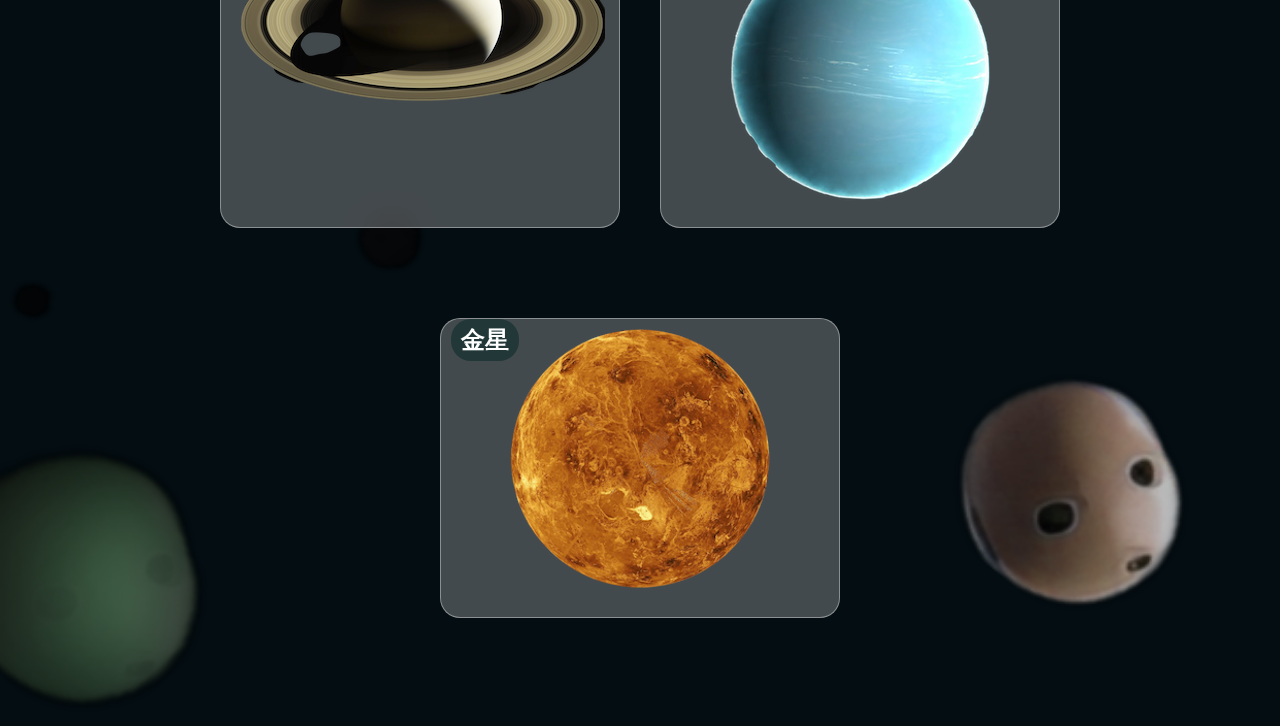
<file: pages/planetsjp.html>
<!DOCTYPE html>
<html lang="ja">

<head>
    <meta charset="UTF-8">
    <meta name="viewport" content="width=device-width, initial-scale=1.0">
    <link rel="icon" type="image/x-icon" href="../img/favicon.ico" />
    <link rel="stylesheet" href="../style/planetsstylejp.css">
    <link rel="preconnect" href="https://fonts.googleapis.com/" />
    <link rel="preconnect" href="https://fonts.gstatic.com/" crossorigin />
    <link rel="stylesheet" href="https://cdn.jsdelivr.net/npm/bootstrap-icons@1.10.5/font/bootstrap-icons.css">
    <link
        href="https://fonts.googleapis.com/css2?family=Poppins:wght@200&family=Quicksand:wght@300&family=Rajdhani&display=swap"
        rel="stylesheet" />

    <title>惑星</title>
    
    <link
      href="https://unpkg.com/boxicons@2.1.4/css/boxicons.min.css"
      rel="stylesheet"
    />
</head>

<body>

    <!-- NAVBAR  -->
    <header>
        <a class="logo" href="../indexjp.html">
            <span>宇宙旅行</span>
            <i class="bx bx-rocket"></i>
        </a>
  
        <ul class="mynavbar">
            <li><a href="../indexjp.html">ホーム</a></li>
            <li>
              <a href="planetsjp.html">惑星</a>
              <ul class="submenu">
                <li><a href="">地球</a></li>
                <li><a href="planetmoonjp.html">月世界</a></li>
                <li><a href="">水星</a></li>
                <li><a href="">木星</a></li>
                <li><a href="">火星</a></li>
                <li><a href="">海王星</a></li>
                <li><a href="">土星</a></li>
                <li><a href="">天王星</a></li>
                <li><a href="">金星</a></li>
              </ul>
            </li>
            <li><a href="pricingjp.html">料金システム</a></li>
            <li><a href="aboutusjp.html">宇宙旅行について</a></li>
            <li><a href="#">言語</a>
              <ul class="submenu">
                <li><a href="planets.html">English</a></li>
                <li><a href="planetsjp.html">日本語</a></li></ul>
        </ul>
  
        <div class="main">
            <a href="loginjp.html" class="user"
              ><i class="bx bxs-user"></i>ログイン</a
            >
            <a href="registerjp.html">サインアップ</a>
            <div><i class="bx bx-menu" id="menu-icon"></i></div>
          </div>
    </header>

<!-- HEADING N DESC  -->
<div class="heading-section planet-section">
    <h1>地球の地平線を超えて: あなたの宇宙の遊び場が待っています</h1>
    <h3>
        宇宙飛行士だけのものではありません！宇宙はその腕を広げ、あらゆる冒険心を次の巨大な飛躍に誘っています。宇宙旅行の波に参加し、普通の人々が未知の偉大な探検家になる新しい時代の一部になりましょう。</h3>
</div>
    <!-- PLANETS SECTION -->
    <div class="container">
        <div class="title">

        </div>
        <div class="planets">


            <div class="child" onmouseover="showText(this);" onmouseout="hide(this);">
                
                
                <h2>地球</h2>
                <div class=" img">
                <img src="../img/planets/earth.png" alt="">
            </div>

            <div class="gist">
                <p>
                    密度: 5.51 g/cm³ <br>
                    重力: 9.807 m/s²<br>
                    半径: 6,371 km<br>
                    

                    <a href=""><span>もっと見る</span><i class="bi bi-arrow-right-circle"></i></a>

                </p>
            </div>

        </div>



        <div class="child" onmouseover="showText(this);" onmouseout="hide(this);"">
                <h2>月世界</h2>
                <div class=" img">
            <img src="../img/planets/moon.png" alt="">
        </div>

        <div class="gist">
            <p>
                密度: 3.34 g/cm³ <br>
                重力: 1.62 m/s²<br>
                半径: 1,737.4 km<br>
                距離: 384,400 km<br>

                <a href="planetmoonjp.html"><span>もっと見る</span><i class="bi bi-arrow-right-circle"></i></a>
            </p>
        </div>
    </div>
    <div class="child" onmouseover="showText(this);" onmouseout="hide(this);"">
                <h2>水星</h2>
                <div class=" img">
        <img src="../img/planets/mercury.png" alt="">
    </div>

    <div class="gist">
        <p>
            密度: 5.43 g/cm³ <br>
            重力: 3.7 m/s²<br>
            半径: 2,439.7 km<br>
            距離: 77 million km<br>
            <a href=""><span>もっと見る</span><i class="bi bi-arrow-right-circle"></i></a>
        </p>
    </div>
    </div>
    <div class="child" onmouseover="showText(this);" onmouseout="hide(this);"">
                <h2>木星</h2>
                <div class=" img">
        <img src="../img/planets/jupitar.png" alt="">
    </div>

    <div class="gist">
        <p>
            密度: 1.33 g/cm³ <br>
            重力: 24.79 m/s²<br>
            半径: 69,911 km<br>
            距離: 778 million km<br>
            <a href=""><span>もっと見る</span><i class="bi bi-arrow-right-circle"></i></a>
        </p>
    </div>
    </div>
    <div class="child" onmouseover="showText(this);" onmouseout="hide(this);"">
                <h2>火星</h2>
                <div class=" img">
        <img src="../img/planets/mars.png" alt="">
    </div>

    <div class="gist">
        <p>
            密度: 3.93 g/cm³ <br>
            重力: 3.71 m/s²<br>
            半径: 3389.5 km<br>
            距離: 382.02 million km<br>
            <a href=""><span>もっと見る</span><i class="bi bi-arrow-right-circle"></i></a>
        </p>
    </div>
    </div>
    <div class="child" onmouseover="showText(this);" onmouseout="hide(this);"">
                <h2>海王星</h2>
                <div class=" img">
        <img src="../img/planets/neptunet.png" alt="">
    </div>

    <div class="gist">
        <p>
            密度: 1.64 g/cm³ <br>
            重力: 11.15 m/s²<br>
            半径: 24,622 km<br>
            距離: 4.33 billion km<br>
            <a href=""><span>もっと見る</span><i class="bi bi-arrow-right-circle"></i></a>
        </p>
    </div>
    </div>
    <div class="child" onmouseover="showText(this);" onmouseout="hide(this);">
                <h2>土星</h2>
                <div class=" img">
        <img src="../img/planets/saturnt.png" alt="">
    </div>

    <div class="gist">
        <p>
            密度: 0.687 g/cm³ <br>
            重力: 10.44 m/s²<br>
            半径: 58,232 km<br>
            距離: 1.34 billion km<br>
            <a href=""><span>もっと見る</span><i class="bi bi-arrow-right-circle"></i></a>
        </p>
    </div>
    </div>
    <div class="child" onmouseover="showText(this);" onmouseout="hide(this);">
                <h2>天王星</h2>
                <div class=" img">
        <img src="../img/planets/uranust.png" alt="">
    </div>

    <div class="gist">
        <p>
            密度: 1.27 g/cm³ <br>
            重力: 8.87 m/s²<br>
            半径: 25,362 km<br>
            距離: 2.8221 billion km<br>
            <a href=""><span>もっと見る</span><i class="bi bi-arrow-right-circle"></i></a>
        </p>
    </div>
    </div>
    <div class="child" onmouseover="showText(this);" onmouseout="hide(this);">
                <h2>金星</h2>
                <div class=" img">
        <img src="../img/planets/venust.png" alt="">
    </div>

    <div class="gist">
        <p>
            密度: 5.24 g/cm³ <br>
            重力: 8.87 m/s²<br>
            半径: 6,051.8 km<br>
            距離: 61 million km<br>
            <a href=""><span>もっと見る</span><i class="bi bi-arrow-right-circle"></i></a>
        </p>
    </div>
    </div>

    </div>

    </div>

    <!-- SCRIPTS  -->
    <script src="../script/script.js">

    </script>
</body>

</html>
</file>
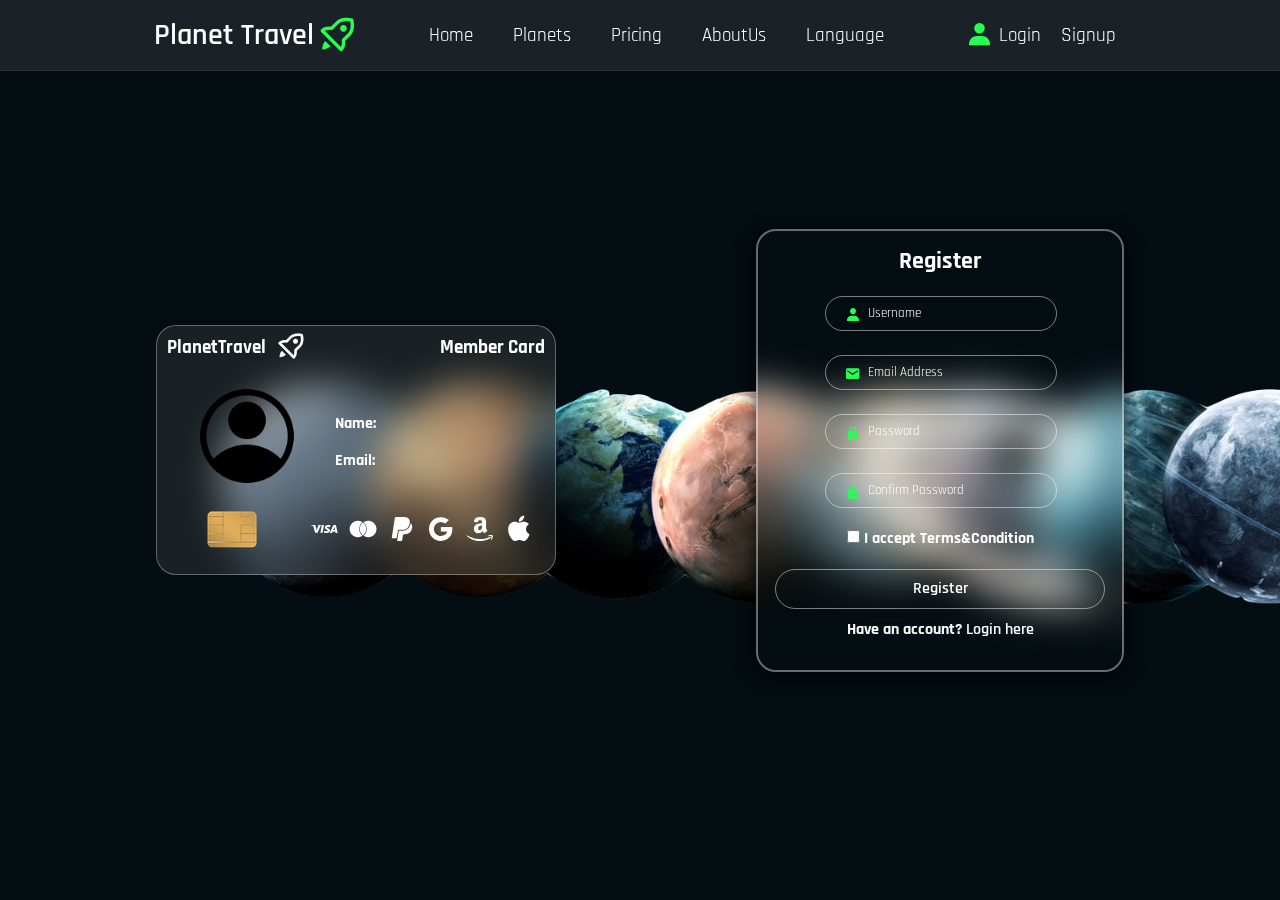
<file: pages/register.html>
<!DOCTYPE html>
<html lang="en">
  <head>
    <meta charset="UTF-8" />
    <meta name="viewport" content="width=device-width, initial-scale=1.0" />

    <link rel="icon" type="image/x-icon" href="../img/favicon.ico" />
    <link rel="stylesheet" href="../style/register.css" />
    <link
      href="https://unpkg.com/boxicons@2.1.4/css/boxicons.min.css"
      rel="stylesheet"
    />

    <link rel="preconnect" href="https://fonts.googleapis.com/" />
    <link rel="preconnect" href="https://fonts.gstatic.com/" crossorigin />
    <link
      href="https://fonts.googleapis.com/css2?family=Poppins:wght@200&family=Quicksand:wght@300&family=Rajdhani&display=swap"
      rel="stylesheet"
    />
    <title>Planet Travel - Register</title>
  </head>
  <body>

    <!-- NAVBAR  -->
    <header class="navbar">
      <a class="logo" href="../index.html">
        <span>Planet Travel</span>
        <i class="bx bx-rocket"></i>
      </a>

      <ul class="mynavbar">
        <li><a href="../index.html">Home</a></li>
        <li>
          <a href="planets.html">Planets</a>
          <ul class="submenu">
            <li><a href="">Earth</a></li>
            <li><a href="planetmoon.html">Moon</a></li>
            <li><a href="">Mercury</a></li>
            <li><a href="">Jupiter</a></li>
            <li><a href="">Mars</a></li>
            <li><a href="">Neptune</a></li>
            <li><a href="">Saturn</a></li>
            <li><a href="">Uranus</a></li>
            <li><a href="">Venus</a></li>
          </ul>
        </li>
        <li><a href="pricing.html">Pricing</a></li>
        <li><a href="aboutus.html">AboutUs</a></li>
        <li><a href="#">Language</a>
          <ul class="submenu">
            <li><a href="register.html">English</a></li>
            <li><a href="registerjp.html">日本語</a></li></ul>
    </ul>

      <div class="main">
        <a href="login.html" class="user"
          ><i class="bx bxs-user"></i>Login</a
        >
        <a href="register.html">Signup</a>
        <div><i class="bx bx-menu" id="menu-icon"></i></div>
      </div>
    </header>

    <!-- REGISTER BODY  -->
    <div class="container">
      <div class="glass">
        <div class="card">
          
          <div class="title">
            <h3>PlanetTravel</h3>
            <h3 class="logo"><i class="bx bx-rocket"></i></h3>
            <h3>Member Card</h3>
          </div>
          <div class="account-pic">
            <img src="../img/register/account.png" alt="" width="100px">
          </div>
          <div class="chip">
             <img src="../img/register/‎chip.png" alt="" />
          </div>
         
          <div class="profile">
            <!-- <h4 class="name child" id="name">Pyae Zin Phyo</h4>
                    <h4 class="gender child">Male</h4>
                    <h4 class="number child">09444200661</h4> -->
            <ul class="profile-info">
              <div class="name flex">
                <strong>Name: </strong>
                <li class="child" id="username"></li>
              </div>
              <div class="email flex">
                <strong>Email: </s>
                <li class="child" id="email"></li>
              </div>
              <!-- <li class="child" id="">Male</li> -->
              
            </ul>
          </div>
          <!-- <h2 id="serialno">4321-8764-4334-9888</h2> -->
          <div class="payment">
            <i class="bx bxl-visa"></i>
            <i class="bx bxl-mastercard"></i>
            <i class="bx bxl-paypal"></i>
            <i class="bx bxl-google"></i>
            <i class="bx bxl-amazon"></i>
            <i class="bx bxl-apple"></i>
          </div>
        </div>

        <!-- <div class="register">
                <form action="">
                    <div class="row">
                        <label for=""><i class='bx bxs-user' ></i></label>
                        <input type="text" name="username" id="name">
                    </div>
                    <div class="row">
                        <label for=""><i class='bx bxs-envelope' ></i></label>
                        <input type="email" name="email" id="email">
                    </div>
                    <div class="row">
                        <label for=""><i class='bx bxs-lock' ></i>
                        </label>
                        <input type="password" name="password" id="password">
                    </div>
                    <div class="row">
                        <label for=""><i class='bx bxs-lock' ></i>
                        </label>
                        <input type="password" name="password" id="password">
                    </div>
                    <div class="row">
                        <input type="checkbox">
                        <label for="">I accept Terms&Condition</label>
                    </div>
                    <div class="row">
                        <p>Have an account?<a href="">Login here</a></p>
                    </div>
                    <div class="row">
                        <input type="submit" name="register" id="register" >
                    </div>
    
                </form>
            </div> -->
        <!-- FORM STARTS  -->
        <div class="form-wrapper">
          <h2>Register</h2>
          <form action="" class="form">
            <div class="text-inputs">
              <div class="row name-box">
                <label for=""><i class="bx bxs-user"></i></label>
                <input
                  type="text"
                  name="username"
                  id="uname"
                  placeholder="Username"
                  onkeyup="showname();"
                />
              </div>
              <div class="row mail-box">
                <label for=""><i class="bx bxs-envelope"></i></label>
                <input
                  type="email"
                  name="email"
                  id="uemail"
                  placeholder="Email Address"
                  onkeyup="showemail();"
                />
              </div>
              <div class="row psw-box">
                <label for=""><i class="bx bxs-lock"></i> </label>
                <input
                  type="password"
                  name="password"
                  id="password"
                  placeholder="Password"
                />
              </div>
              <div class="row cpsw-box">
                <label for=""><i class="bx bxs-lock"></i> </label>
                <input
                  type="password"
                  name="password"
                  id="password"
                  placeholder="Confirm Password"
                />
              </div>
            </div>
            <div class="row chk-box">
              <input type="checkbox" />
              <label for="">I accept Terms&Condition</label>
            </div>
            <div class="row button-box">
              <button type="submit" id="register">Register</button>
            </div>
            <div class="row link-box">
              <p>Have an account? <a href="login.html">Login here</a></p>
            </div>
          </form>
        </div>
      </div>
    </div>

    <script type="text/javascript" src="../script/vanilla-tilt.js"></script>
    <script type="text/javascript" src="../script/register.js"></script>
    <script type="text/javascript">
      VanillaTilt.init(document.querySelectorAll(".card"), {
        max: 30,
        speed: 400,
        glare: true,
        "max-glare": 1,
      });
    </script>
    <script type="text/javascript" src="../script/script.js"></script>
  </body>
</html>
</file>
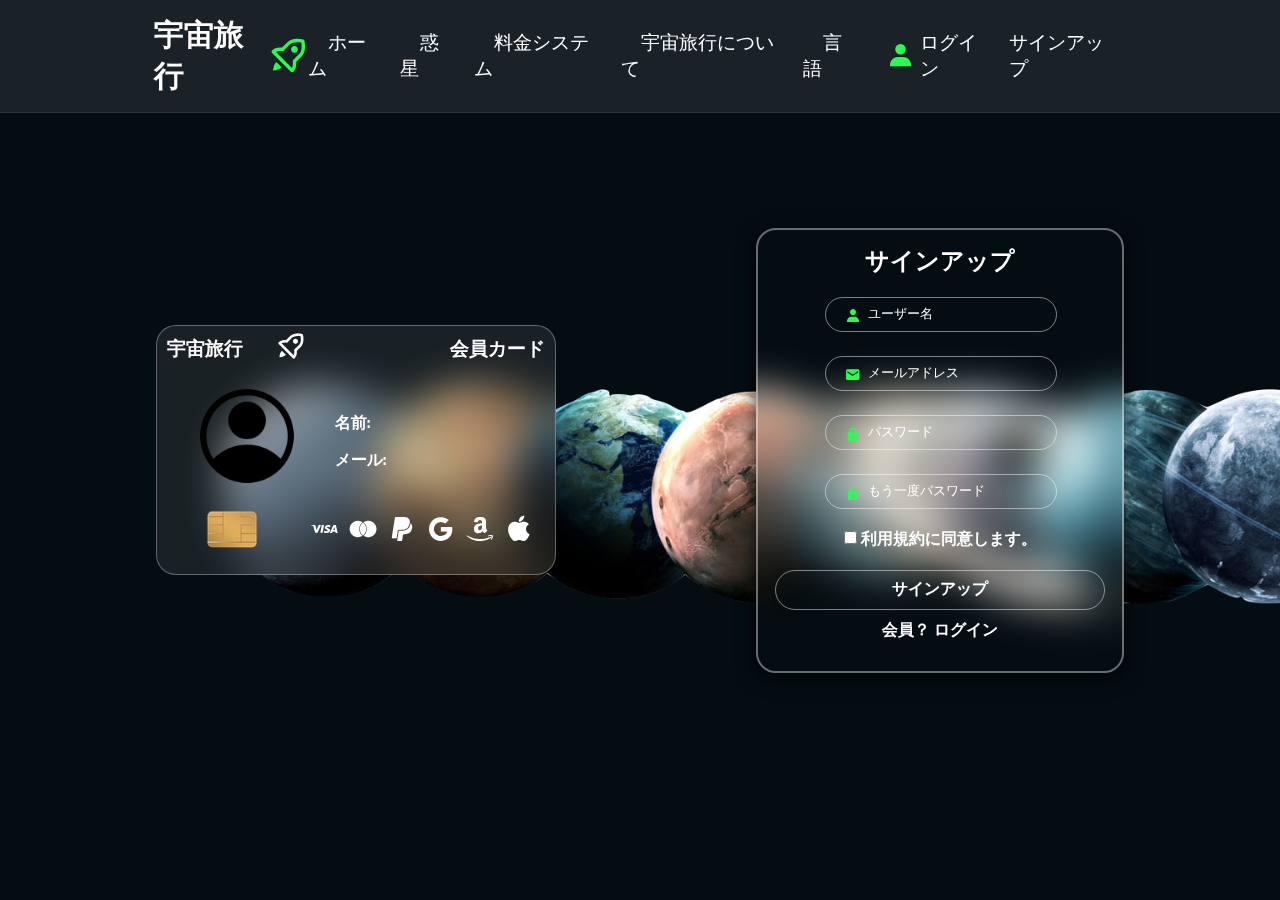
<file: pages/registerjp.html>
<!DOCTYPE html>
<html lang="ja">
  <head>
    <meta charset="UTF-8" />
    <meta name="viewport" content="width=device-width, initial-scale=1.0" />

    <link rel="icon" type="image/x-icon" href="../img/favicon.ico" />
    <link rel="stylesheet" href="../style/registerjp.css" />
    <link
      href="https://unpkg.com/boxicons@2.1.4/css/boxicons.min.css"
      rel="stylesheet"
    />

    <link rel="preconnect" href="https://fonts.googleapis.com/" />
    <link rel="preconnect" href="https://fonts.gstatic.com/" crossorigin />
    <link
      href="https://fonts.googleapis.com/css2?family=Poppins:wght@200&family=Quicksand:wght@300&family=Rajdhani&display=swap"
      rel="stylesheet"
    />
    <title>サインアップ</title>
  </head>
  <body>

    <!-- NAVBAR  -->
    <header class="navbar">
      <a class="logo" href="../indexjp.html">
        <span>宇宙旅行</span>
        <i class="bx bx-rocket"></i>
      </a>

      <ul class="mynavbar">
        <li><a href="../indexjp.html">ホーム</a></li>
        <li>
          <a href="planetsjp.html">惑星</a>
          <ul class="submenu">
            <li><a href="">地球</a></li>
            <li><a href="planetmoonjp.html">月世界</a></li>
            <li><a href="">水星</a></li>
            <li><a href="">木星</a></li>
            <li><a href="">火星</a></li>
            <li><a href="">海王星</a></li>
            <li><a href="">土星</a></li>
            <li><a href="">天王星</a></li>
            <li><a href="">金星</a></li>
          </ul>
        </li>
        <li><a href="pricingjp.html">料金システム</a></li>
        <li><a href="aboutusjp.html">宇宙旅行について</a></li>
        <li><a href="#">言語</a>
          <ul class="submenu">
            <li><a href="register.html">English</a></li>
            <li><a href="registerjp.html">日本語</a></li></ul>
    </ul>

      <div class="main">
        <a href="loginjp.html" class="user"
            ><i class="bx bxs-user"></i>ログイン</a
          >
          <a href="registerjp.html">サインアップ</a>
        <div><i class="bx bx-menu" id="menu-icon"></i></div>
      </div>
    </header>

    <!-- REGISTER BODY  -->
    <div class="container">
      <div class="glass">
        <div class="card">
          
          <div class="title">
            <h3>宇宙旅行</h3>
            <h3 class="logo"><i class="bx bx-rocket"></i></h3>
            <h3>会員カード</h3>
          </div>
          <div class="account-pic">
            <img src="../img/register/account.png" alt="" width="100px">
          </div>
          <div class="chip">
             <img src="../img/register/‎chip.png" alt="" />
          </div>
         
          <div class="profile">
            <!-- <h4 class="name child" id="name">Pyae Zin Phyo</h4>
                    <h4 class="gender child">Male</h4>
                    <h4 class="number child">09444200661</h4> -->
            <ul class="profile-info">
              <div class="name flex">
                <strong>名前: </strong>
                <li class="child" id="username"></li>
              </div>
              <div class="email flex">
                <strong>メール: </s>
                <li class="child" id="email"></li>
              </div>
              <!-- <li class="child" id="">Male</li> -->
              
            </ul>
          </div>
          <!-- <h2 id="serialno">4321-8764-4334-9888</h2> -->
          <div class="payment">
            <i class="bx bxl-visa"></i>
            <i class="bx bxl-mastercard"></i>
            <i class="bx bxl-paypal"></i>
            <i class="bx bxl-google"></i>
            <i class="bx bxl-amazon"></i>
            <i class="bx bxl-apple"></i>
          </div>
        </div>

        <!-- <div class="register">
                <form action="">
                    <div class="row">
                        <label for=""><i class='bx bxs-user' ></i></label>
                        <input type="text" name="username" id="name">
                    </div>
                    <div class="row">
                        <label for=""><i class='bx bxs-envelope' ></i></label>
                        <input type="email" name="email" id="email">
                    </div>
                    <div class="row">
                        <label for=""><i class='bx bxs-lock' ></i>
                        </label>
                        <input type="password" name="password" id="password">
                    </div>
                    <div class="row">
                        <label for=""><i class='bx bxs-lock' ></i>
                        </label>
                        <input type="password" name="password" id="password">
                    </div>
                    <div class="row">
                        <input type="checkbox">
                        <label for="">I accept Terms&Condition</label>
                    </div>
                    <div class="row">
                        <p>Have an account?<a href="">Login here</a></p>
                    </div>
                    <div class="row">
                        <input type="submit" name="register" id="register" >
                    </div>
    
                </form>
            </div> -->
        <!-- FORM STARTS  -->
        <div class="form-wrapper">
          <h2>サインアップ</h2>
          <form action="" class="form">
            <div class="text-inputs">
              <div class="row name-box">
                <label for=""><i class="bx bxs-user"></i></label>
                <input
                  type="text"
                  name="username"
                  id="uname"
                  placeholder="ユーザー名"
                  onkeyup="showname();"
                />
              </div>
              <div class="row mail-box">
                <label for=""><i class="bx bxs-envelope"></i></label>
                <input
                  type="email"
                  name="email"
                  id="uemail"
                  placeholder="メールアドレス"
                  onkeyup="showemail();"
                />
              </div>
              <div class="row psw-box">
                <label for=""><i class="bx bxs-lock"></i> </label>
                <input
                  type="password"
                  name="password"
                  id="password"
                  placeholder="パスワード"
                />
              </div>
              <div class="row cpsw-box">
                <label for=""><i class="bx bxs-lock"></i> </label>
                <input
                  type="password"
                  name="password"
                  id="password"
                  placeholder="もう一度パスワード"
                />
              </div>
            </div>
            <div class="row chk-box">
              <input type="checkbox" />
              <label for="">利用規約に同意します。</label>
            </div>
            <div class="row button-box">
              <button type="submit" id="register">サインアップ</button>
            </div>
            <div class="row link-box">
              <p>会員？ <a href="loginjp.html">ログイン</a></p>
            </div>
          </form>
        </div>
      </div>
    </div>

    <script type="text/javascript" src="../script/vanilla-tilt.js"></script>
    <script type="text/javascript" src="../script/register.js"></script>
    <script type="text/javascript">
      VanillaTilt.init(document.querySelectorAll(".card"), {
        max: 30,
        speed: 400,
        glare: true,
        "max-glare": 1,
      });
    </script>
    <script type="text/javascript" src="../script/script.js"></script>
  </body>
</html>
</file>
<file: style/home.css>
* {
    scroll-behavior: smooth;
    margin: 0;
    padding: 0;
    text-decoration: none;
    list-style: none;
    font-family: 'Rajdhani', sans-serif;
    box-sizing: border-box;
}

/* #040D12 */
:root {
    --bg-color: #040D12;
    --txt-color: #fff;
    --main-color: #29fd53;
}

body {
    overflow-y: auto;
    overflow-x: hidden;
    min-height: 100vh;
    background-color: var(--bg-color);
    color: var(--txt-color);
}

body a {
    color: var(--txt-color);
}

/* -------------- MAKE THE BG IMAGE SCROLL EFFECT -------------- */
.page-wrapper {
    height: 100vh;
    overflow-y: auto;
    overflow-x: hidden;
    perspective: 10px;
}

.bg-spots {
    position: absolute;
    display: flex;
    height: 100%;
    transform-style: preserve-3d;
    z-index: -5;
}

.bg-spots img {
    background-repeat: no-repeat;
    position: absolute;
    top: 34%;
    left: 50px;
    opacity: 0.5;
    transform: translateZ(-10px)scale(1.5);
}

/* -------------- MAKE THE BG IMAGE SCROLL EFFECT -------------- */

/* --------------- NAVIGATION BAR SECTION --------------- */
header {
    border-bottom: 1px solid rgba(255, 255, 255, 0.082);
    background-color: #ffffff17;
    backdrop-filter: blur(10px);
    -webkit-backdrop-filter: blur(10px); /*for i browser*/
    position: fixed;
    width: 100%;
    display: flex;
    top: 0;
    z-index: 1000;
    justify-content: space-between;
    align-items: center;
    padding: 15px 12%;
    transition: all 0.5s;
}

.logo {
    display: flex;
    align-items: center;
}

.logo i {
    margin-left: 3px;
    font-size: 40px;
    color: var(--main-color);
}

.logo span {
    font-size: 30px;
    font-weight: 600;
}

.mynavbar {
    display: flex;
}

.mynavbar a {
    font-size: 1.2rem;
    margin: 0 30px;
    padding: 5px 0;
    transition: all 0.5s;
}

.mynavbar a:hover {
    
    color: var(--main-color);
}

header ul .submenu {
    position: absolute;
    width: auto;
    max-height: 150px;
    overflow: scroll;
    background-color: #ffffff17;
    
    backdrop-filter: blur(10px);
    -webkit-backdrop-filter: blur(10px);
    transition: all ease 0.5s;
    opacity: 0;
    visibility: hidden;
}

header ul li:hover .submenu {
    margin-top: 20px;
    opacity: 1;
    visibility: visible;
}

/* .mynavbar a.active {
    color: var(--main-color);
} */

.main {
    display: flex;
    align-items: center;
}

.main a {
    margin: 0 10px;
    font-size: 1.2rem;
    transition: all 0.5s;
}

.main a:hover {
    color: var(--main-color);
}

.main .user {
    display: flex;
    align-items: center;
}

.main .user i {
    margin-right: 5px;
    font-size: 28px;
    color: var(--main-color);
}

.main #menu-icon {
    font-size: 35px;
    cursor: pointer;
    z-index: 1001;
    display: none;
}

@media (max-width: 1280px) {
    header {
        padding: 14px 2%;
        transition: 0.2s;
    }

    .mynavbar a {
        padding: 5px 0;
        margin: 0 20px;
    }
}

@media (max-width: 1090px) {
    #menu-icon {
        display: block !important;
    }

    .mynavbar {
        position: absolute;
        top: 100%;
        right: -100%;
        width: 170px;
        height: 50vh;
        background: var(--bg-color);
        display: flex;
        flex-direction: column;
        justify-content: flex-start;
        border-radius: 15px;
        transition: all 0.5s;
    }

    .mynavbar a {
        display: block;
        margin: 12px 0;
        padding: 0 25px;
        transition: all 0.5s;
    }

    .mynavbar a:hover {
        color: var(--main-color);
        transform: translateY(-5px);
    }

    .mynavbar a.active {
        color: var(--txt-color);
    }

    .mynavbar.open {
        right: 2%;
    }
    .submenu {
        position: absolute;
        left: 40px;
    
    }
}

/* ------------------------ navigation ended ------------------------ */

/* ------------------ HERO SECTION ------------------ */
.hero-section {
    position: relative;
    display: flex;
    justify-content: start;
    margin-left: 5%;
    margin-top: 8%;
    /* width: 100%; */
    height: 33vh;
}

.hero-section h1 {
    color: #ffffff;
    font-size: 50px;
}

.hero-section p {
    border: 2px solid #ffffff17;
    backdrop-filter: blur(5px);
    -webkit-backdrop-filter: blur(5px);
    font-size: 20px;
    background-color: #183d3d67;
    padding: 16px 20px;
    border-radius: 0 80px 80px 0;
}


.hero-section .astro-img img {
    position: absolute;
    top: 3%;
    right: 3%;
    z-index: -1;
    width: 500px;
    height: 700px;
}

/* -------------- HERO SECTION ENDED -------------- */


/* ---------------------- CARD SECTION STARTS ---------------------- */
.all-cards {
    position: relative;
    margin-left: 5%;
    display: flex;
    flex-wrap: wrap;
    gap: 2.3rem;
}

.all-cards .card {
    position: relative;
    width: 200px;
    height: 300px;
}

.all-cards .card img {
    width: 100%;
    height: 100%;
    border-radius: 5px;
}

.all-cards .card span {
    position: absolute;
    bottom: 0;
    left: 0;
    text-align: center;
    transition: 0.5s;
    width: 200px;
    background-color: #040d12c7;
    border-radius: 5px;

    opacity: 0;
}

.all-cards .card span:hover {
    opacity: 1;
    cursor: default;
}

.all-cards .card-1 span {
    padding: 50px 5px 50px 5px;
}

.all-cards .card-2 span {

    padding: 50px 5px 10px 5px;
}

.all-cards .card-3 span {
    padding: 50px 5px 10px 5px;
}

.all-cards .card-4 span {
    padding: 50px 5px 27px 5px;
}



/* -------------------- PLANETS SECTION STARTS -------------------- */

.planet-section {
    display: flex;
    gap: 5%;
    align-items: center;
    position: relative;
    margin: 5.5rem 4rem 2rem;

}

.planet-section .planet-image {
    width: 500px;
    height: 500px;
}

.planet-section .planet-image img {
    width: 100%;
    height: 100%;
    transition: all 0.5s;
}

.planet-section .planet-image img:hover {
    transform: translatex(10px) scale(1.1);

}

.planet-section h1 {
    color: #ffffff;
    font-size: 50px;
}

.planet-section p {
    width: 40rem;
    border: 2px solid #ffffff17;
    backdrop-filter: blur(5px);
    -webkit-backdrop-filter: blur(5px);
    font-size: 24px;
    background-color: #183d3d67;
    padding: 16px 20px;
    border-radius: 0 80px 80px 0px;
}


.planet-section a {
    text-decoration: none;
    border: none;
    border-radius: 10px;
    background-color: #29fd53;
    color: #040D12;
    font-size: 20px;
    font-weight: 600;
    margin-top: 1rem;
    padding: 10px 30px;
    box-shadow: 0 0 5px rgb(0, 255, 85);
    transition: 0.4s;
}

.planet-section a:hover {
    box-shadow: 0 0 5px rgb(0, 255, 85),
        0 0 15px rgb(0, 255, 85),
        0 0 30px rgb(0, 255, 85);
}


/* -------------------- TESTIMONIAL SECTION -------------------- */
.testimonial-section {
    backdrop-filter: blur(10px);
    -webkit-backdrop-filter: blur(10px);
    padding: 1.2rem 0;
    width: 100%;
    background-color: #58666150;
}

.testimonial-section .test-top {
    display: flex;
    flex-direction: column;
    justify-content: center;
    align-items: center;
    margin-bottom: 2rem;
}

.testimonial-section .test-top h2 {
    font-size: 3rem;
}

.testimonial-section .test-top p {
    text-align: center;
    font-size: 1.5rem;
    padding: 0 2rem;
}

/* CARDS  */
.testimonial-section .test-body {
    padding-left: 3rem;
    /* background-color: rgba(0, 255, 255, 0.507); */
    display: flex;
    justify-content: space-evenly;
}

.testimonial-section .test-body .test-card {
    position: relative;
    display: flex;
}

.testimonial-section .test-body:hover .test-img-card:not(:hover) {
    filter: blur(10px);
}

.testimonial-section .test-body .test-card .test-img-card {
    width: 200px;
    height: 260px;
    transition: .3s;
}

.testimonial-section .test-body .test-card .test-img-card img {
    width: 100%;
    height: 100%;
    border-radius: .5rem;
    transition: .3s ease-in-out;
}

.testimonial-section .test-body .test-card .feedback-card {
    background-color: #040d1298;
    border: 2px solid rgba(128, 128, 128, 0.295);
    box-shadow: 0 0 10px rgba(0, 0, 0, 0.548);
    position: absolute;

    width: 200%;
    height: 100%;
    padding: 0 3rem;
    border-radius: 1.5rem;
    display: flex;
    flex-direction: column;
    justify-content: center;
    align-items: center;
    text-align: center;
    transition: 0.2s;
    opacity: 0;
    z-index: 2;
    transform: translateX(0) scale(0);
}

.testimonial-section .test-body .test-card .left {
    left: 120%;
}

.testimonial-section .test-body .test-card .right {
    right: 120%;
}
.testimonial-section .test-body .test-card .test-img-card:hover {
    box-shadow: 0 0 10px rgba(0, 0, 0, 0.5);
}
.testimonial-section .test-body .test-card .test-img-card:hover+.feedback-card {
    opacity: 1;
    z-index: 2;
    transform: translateX(0) scale(1);
}

.testimonial-section .test-body .test-card .feedback-card h3 {
    position: absolute;
    top: 8%;
    left: 10%;
    color: #29fd53;
    font-size: 24px;
}

.test-card .feedback-card p {
    text-align: left;
    font-size: 18px;
    margin-top: 1.5em;
}

.test-card .feedback-card p::before {
    content: open-quote;
    color: #29fd53;
    font-size: 94px;
    position: absolute;
    left: 5%;
    top: 16%;
}

.test-card .feedback-card p::after {
    content: close-quote;
    color: #29fd53;
    font-size: 100px;
    position: absolute;
    right: 4%;
    bottom: -4%;
}

/* ------ bottom part of testimonial -------- */
.testimonial-section .test-bottom {
    display: flex;
    flex-direction: column;
    justify-content: center;
    align-items: center;
    margin-top: 2rem;
}

.testimonial-section .test-bottom p {
    text-align: center;
    font-size: 1.2rem;
    padding: 1rem 0;
}

/* ------------------- TESTIMONIAL SECTION ENDED ------------------- */

/* -------------------- FOOTER STARTS HERE -------------------- */
.footer-section {
    backdrop-filter: blur(10px);
    -webkit-backdrop-filter: blur(10px);
    width: 100%;
    height: 70vh;
    background-color: #0000008a;
}
/* #0000008a */

/* ------- footer top section ------- */
.footer-section .footer-top {
    width: 100%;
    height: 50%;
    display: flex;
    justify-content: space-around;
    align-items: center;
}

.footer-section .footer-top .site-brand .logo-title {
    display: flex;
    align-items: center;
}

.footer-section .footer-top .site-brand .logo-title h1 {
    font-size: 50px;
}

.footer-section .footer-top .site-brand .logo-title i {
    font-size: 60px;
    color: #29fd53;
}

.footer-section .footer-top .site-brand h3 {
    font-size: 26px;
    font-weight: lighter;
}

.footer-section .footer-top a,
i {
    transition: all .3s;
}

.footer-section .footer-top a:hover,
i:hover {
    color: #29fd53;
}

.footer-section ul {
    font-size: 20px;
}

#planets {
    scroll-margin: 10rem;
}

/* ------- horizontal line in the middle ------- */

hr {
    border: 0;
    height: 2px;
    background: rgb(2,0,36);
    background: linear-gradient(90deg, rgba(2,0,36,0) 0%, rgba(41,253,83,1) 50%, rgba(0,212,255,0) 100%);    /* Chrome10+,Safari5.1+ */
}


/* ------- footer bottom section ------- */
.footer-section .footer-bot {
    width: 100%;
    height: 50%;
    display: flex;
    flex-direction: column;
    justify-content: center;
    align-items: center;
    gap: 2.2rem;
}

.footer-section .footer-bot .header h3 {
    font-size: 24px;
    font-weight: lighter;
}

.footer-section .footer-bot .links {
    display: flex;
    justify-content: center;
    align-items: center;
    gap: 20px;
}

.footer-section .footer-bot .links i {
    font-size: 30px;
}

.footer-section .footer-bot .copyright p {
    font-size: 18px;
}

/* -------------------- FOOTER ENDS HERE -------------------- */

/* ---------------------- BEYOND FOOTER SECTION ---------------------- */
.beyond-footer {
    margin-top: 17em;
    display: flex;
    flex-direction: column;
    align-items: center;
    gap: 15em;
}

.beyond-footer h3 {
    font-size: 30px;
}

.beyond-footer h2 {
    font-size: 40px;
}

.beyond-footer h1 {
    font-size: 50px;
}

.beyond-footer h1,
h2,
h3 {
    font-weight: lighter;
}

/* ---------------------- UNDER DEVELOPMENT MESSAGE SECTION ---------------------- */
/* .message-section {
    width: 100%;
    height: 50vh;
    background-color: #000000;

    display: flex;
    justify-content: center;
    align-items: center;
} */
</file>
<file: style/homejp.css>
* {
    scroll-behavior: smooth;
    margin: 0;
    padding: 0;
    text-decoration: none;
    list-style: none;
    font-family: 'Rajdhani', sans-serif;
    box-sizing: border-box;
}

/* #040D12 */
:root {
    --bg-color: #040D12;
    --txt-color: #fff;
    --main-color: #29fd53;
}

body {
    overflow-y: auto;
    overflow-x: hidden;
    min-height: 100vh;
    background-color: var(--bg-color);
    color: var(--txt-color);
}

body a {
    color: var(--txt-color);
}

/* -------------- MAKE THE BG IMAGE SCROLL EFFECT -------------- */
.page-wrapper {
    height: 100vh;
    overflow-y: auto;
    overflow-x: hidden;
    perspective: 10px;
}

.bg-spots {
    position: absolute;
    display: flex;
    height: 100%;
    transform-style: preserve-3d;
    z-index: -5;
}

.bg-spots img {
    background-repeat: no-repeat;
    position: absolute;
    top: 34%;
    left: 50px;
    opacity: 0.5;
    transform: translateZ(-10px)scale(1.5);
}

/* -------------- MAKE THE BG IMAGE SCROLL EFFECT -------------- */

/* --------------- NAVIGATION BAR SECTION --------------- */
header {
    border-bottom: 1px solid rgba(255, 255, 255, 0.082);
    background-color: #ffffff17;
    backdrop-filter: blur(10px);
    -webkit-backdrop-filter: blur(10px); /*for i browser*/
    position: fixed;
    width: 100%;
    display: flex;
    top: 0;
    z-index: 1000;
    justify-content: space-between;
    align-items: center;
    padding: 15px 12%;
    transition: all 0.5s;
}

.logo {
    display: flex;
    align-items: center;
}

.logo i {
    margin-left: 3px;
    font-size: 40px;
    color: var(--main-color);
}

.logo span {
    font-size: 30px;
    font-weight: 600;
}

.mynavbar {
    display: flex;
}

.mynavbar a {
    font-size: 1.2rem;
    margin: 0 30px;
    padding: 5px 0;
    transition: all 0.5s;
}

.mynavbar a:hover {
    
    color: var(--main-color);
}

header ul .submenu {
    position: absolute;
    width: auto;
    max-height: 300px;
    overflow: scroll;
    background-color: #ffffff17;
    backdrop-filter: blur(10px);
    -webkit-backdrop-filter: blur(10px);
    transition: all ease 0.5s;
    opacity: 0;
    visibility: hidden;
}

header ul li:hover .submenu {
    margin-top: 20px;
    opacity: 1;
    visibility: visible;
}

/* .mynavbar a.active {
    color: var(--main-color);
} */

.main {
    display: flex;
    align-items: center;
}

.main a {
    margin: 0 10px;
    font-size: 1.2rem;
    transition: all 0.5s;
}

.main a:hover {
    color: var(--main-color);
}

.main .user {
    display: flex;
    align-items: center;
}

.main .user i {
    margin-right: 5px;
    font-size: 28px;
    color: var(--main-color);
}

.main #menu-icon {
    font-size: 35px;
    cursor: pointer;
    z-index: 1001;
    display: none;
}


@media (max-width: 1540px) {
    header {
        padding: 14px 2%;
        transition: 0.2s;
    }

    .mynavbar a {
        padding: 5px 0;
        margin: 0 20px;
    }
}

@media (max-width: 1117px) {
    #menu-icon {
        display: block !important;
    }

    .mynavbar {
        position: absolute;
        top: 100%;
        right: -100%;
        width: 170px;
        height: 36vh;
        background: var(--bg-color);
        display: flex;
        flex-direction: column;
        justify-content: flex-start;
        border-radius: 15px;
        transition: all 0.5s;
    }

    .mynavbar a {
        display: block;
        margin: 12px 0;
        padding: 0 25px;
        transition: all 0.5s;
    }

    .mynavbar a:hover {
        color: var(--main-color);
        transform: translateY(-5px);
    }

    .mynavbar a.active {
        color: var(--txt-color);
    }

    .mynavbar.open {
        right: 2%;
    }
    .submenu {
        position: absolute;
        left: 40px;
    
    }
}


/* ------------------------ navigation ended ------------------------ */

/* ------------------ HERO SECTION ------------------ */
.hero-section {
    position: relative;
    display: flex;
    justify-content: start;
    margin-left: 5%;
    margin-top: 8%;
    /* width: 100%; */
    height: 33vh;
}

.hero-section h1 {
    color: #ffffff;
    font-size: 50px;
}

.hero-section p {
    border: 2px solid #ffffff17;
    backdrop-filter: blur(5px);
    -webkit-backdrop-filter: blur(5px);
    font-size: 20px;
    background-color: #183d3d67;
    padding: 16px 20px;
    border-radius: 0 80px 80px 0;
}


.hero-section .astro-img img {
    position: absolute;
    top: 3%;
    right: 3%;
    z-index: -1;
    width: 500px;
    height: 700px;
}

/* -------------- HERO SECTION ENDED -------------- */


/* ---------------------- CARD SECTION STARTS ---------------------- */
.all-cards {
    position: relative;
    margin-left: 5%;
    display: flex;
    flex-wrap: wrap;
    gap: 2.3rem;
}

.all-cards .card {
    position: relative;
    width: 200px;
    height: 300px;
}

.all-cards .card img {
    width: 100%;
    height: 100%;
    border-radius: 5px;
}

.all-cards .card span {
    position: absolute;
    bottom: 0;
    left: 0;
    text-align: center;
    transition: 0.5s;
    width: 200px;
    background-color: #040d12c7;
    border-radius: 5px;

    opacity: 0;
}

.all-cards .card span:hover {
    opacity: 1;
    cursor: default;
}

.all-cards .card-1 span {
    padding: 50px 5px 50px 5px;
}

.all-cards .card-2 span {

    padding: 50px 5px 10px 5px;
}

.all-cards .card-3 span {
    padding: 50px 5px 10px 5px;
}

.all-cards .card-4 span {
    padding: 50px 5px 27px 5px;
}



/* -------------------- PLANETS SECTION STARTS -------------------- */

.planet-section {
    display: flex;
    gap: 5%;
    align-items: center;
    position: relative;
    margin: 5.5rem 4rem 2rem;

}

.planet-section .planet-image {
    width: 500px;
    height: 500px;
}

.planet-section .planet-image img {
    width: 100%;
    height: 100%;
    transition: all 0.5s;
}

.planet-section .planet-image img:hover {
    transform: translatex(10px) scale(1.1);

}

.planet-section h1 {
    color: #ffffff;
    font-size: 50px;
}

.planet-section p {
    width: 40rem;
    border: 2px solid #ffffff17;
    backdrop-filter: blur(5px);
    -webkit-backdrop-filter: blur(5px);
    font-size: 24px;
    background-color: #183d3d67;
    padding: 16px 20px;
    border-radius: 0 80px 80px 0px;
}


.planet-section a {
    text-decoration: none;
    border: none;
    border-radius: 10px;
    background-color: #29fd53;
    color: #040D12;
    font-size: 20px;
    font-weight: 600;
    margin-top: 1rem;
    padding: 10px 30px;
    box-shadow: 0 0 5px rgb(0, 255, 85);
    transition: 0.4s;
}

.planet-section a:hover {
    box-shadow: 0 0 5px rgb(0, 255, 85),
        0 0 15px rgb(0, 255, 85),
        0 0 30px rgb(0, 255, 85);
}


/* -------------------- TESTIMONIAL SECTION -------------------- */
.testimonial-section {
    backdrop-filter: blur(10px);
    -webkit-backdrop-filter: blur(10px);
    padding: 1.2rem 0;
    width: 100%;
    background-color: #58666150;
}

.testimonial-section .test-top {
    display: flex;
    flex-direction: column;
    justify-content: center;
    align-items: center;
    margin-bottom: 2rem;
}

.testimonial-section .test-top h2 {
    font-size: 3rem;
}

.testimonial-section .test-top p {
    text-align: center;
    font-size: 1.5rem;
    padding: 0 2rem;
}

/* CARDS  */
.testimonial-section .test-body {
    padding-left: 3rem;
    /* background-color: rgba(0, 255, 255, 0.507); */
    display: flex;
    justify-content: space-evenly;
}

.testimonial-section .test-body .test-card {
    position: relative;
    display: flex;
}

.testimonial-section .test-body:hover .test-img-card:not(:hover) {
    filter: blur(10px);
}

.testimonial-section .test-body .test-card .test-img-card {
    width: 200px;
    height: 260px;
    transition: .3s;
}

.testimonial-section .test-body .test-card .test-img-card img {
    width: 100%;
    height: 100%;
    border-radius: .5rem;
    transition: .3s ease-in-out;
}

.testimonial-section .test-body .test-card .feedback-card {
    background-color: #040d1298;
    border: 2px solid rgba(128, 128, 128, 0.295);
    box-shadow: 0 0 10px rgba(0, 0, 0, 0.548);
    position: absolute;

    width: 200%;
    height: 100%;
    padding: 0 3rem;
    border-radius: 1.5rem;
    display: flex;
    flex-direction: column;
    justify-content: center;
    align-items: center;
    text-align: center;
    transition: 0.2s;
    opacity: 0;
    z-index: 2;
    transform: translateX(0) scale(0);
}

.testimonial-section .test-body .test-card .left {
    left: 120%;
}

.testimonial-section .test-body .test-card .right {
    right: 120%;
}
.testimonial-section .test-body .test-card .test-img-card:hover {
    box-shadow: 0 0 10px rgba(0, 0, 0, 0.5);
}
.testimonial-section .test-body .test-card .test-img-card:hover+.feedback-card {
    opacity: 1;
    z-index: 2;
    transform: translateX(0) scale(1);
}

.testimonial-section .test-body .test-card .feedback-card h3 {
    position: absolute;
    top: 8%;
    left: 10%;
    color: #29fd53;
    font-size: 24px;
}

.test-card .feedback-card p {
    text-align: left;
    font-size: 18px;
    margin-top: 1.5em;
}

.test-card .feedback-card p::before {
    content: open-quote;
    color: #29fd53;
    font-size: 94px;
    position: absolute;
    left: 5%;
    top: 16%;
}

.test-card .feedback-card p::after {
    content: close-quote;
    color: #29fd53;
    font-size: 100px;
    position: absolute;
    right: 4%;
    bottom: -4%;
}

/* ------ bottom part of testimonial -------- */
.testimonial-section .test-bottom {
    display: flex;
    flex-direction: column;
    justify-content: center;
    align-items: center;
    margin-top: 2rem;
}

.testimonial-section .test-bottom p {
    text-align: center;
    font-size: 1.2rem;
    padding: 1rem 0;
}

/* ------------------- TESTIMONIAL SECTION ENDED ------------------- */

/* -------------------- FOOTER STARTS HERE -------------------- */
.footer-section {
    backdrop-filter: blur(10px);
    -webkit-backdrop-filter: blur(10px);
    width: 100%;
    height: 70vh;
    background-color: #0000008a;
}
/* #0000008a */

/* ------- footer top section ------- */
.footer-section .footer-top {
    width: 100%;
    height: 50%;
    display: flex;
    justify-content: space-around;
    align-items: center;
}

.footer-section .footer-top .site-brand .logo-title {
    display: flex;
    align-items: center;
}

.footer-section .footer-top .site-brand .logo-title h1 {
    font-size: 50px;
}

.footer-section .footer-top .site-brand .logo-title i {
    font-size: 60px;
    color: #29fd53;
}

.footer-section .footer-top .site-brand h3 {
    font-size: 26px;
    font-weight: lighter;
}

.footer-section .footer-top a,
i {
    transition: all .3s;
}

.footer-section .footer-top a:hover,
i:hover {
    color: #29fd53;
}

.footer-section ul {
    font-size: 20px;
}

#planets {
    scroll-margin: 10rem;
}

/* ------- horizontal line in the middle ------- */

hr {
    border: 0;
    height: 2px;
    background: rgb(2,0,36);
    background: linear-gradient(90deg, rgba(2,0,36,0) 0%, rgba(41,253,83,1) 50%, rgba(0,212,255,0) 100%);    /* Chrome10+,Safari5.1+ */
}


/* ------- footer bottom section ------- */
.footer-section .footer-bot {
    width: 100%;
    height: 50%;
    display: flex;
    flex-direction: column;
    justify-content: center;
    align-items: center;
    gap: 2.2rem;
}

.footer-section .footer-bot .header h3 {
    font-size: 24px;
    font-weight: lighter;
}

.footer-section .footer-bot .links {
    display: flex;
    justify-content: center;
    align-items: center;
    gap: 20px;
}

.footer-section .footer-bot .links i {
    font-size: 30px;
}

.footer-section .footer-bot .copyright p {
    font-size: 18px;
}

/* -------------------- FOOTER ENDS HERE -------------------- */

/* ---------------------- BEYOND FOOTER SECTION ---------------------- */
.beyond-footer {
    margin-top: 17em;
    display: flex;
    flex-direction: column;
    align-items: center;
    gap: 15em;
}

.beyond-footer h3 {
    font-size: 30px;
}

.beyond-footer h2 {
    font-size: 40px;
}

.beyond-footer h1 {
    font-size: 50px;
}

.beyond-footer h1,
h2,
h3 {
    font-weight: lighter;
}

/* ---------------------- UNDER DEVELOPMENT MESSAGE SECTION ---------------------- */
/* .message-section {
    width: 100%;
    height: 50vh;
    background-color: #000000;

    display: flex;
    justify-content: center;
    align-items: center;
} */
</file>
<file: style/login.css>
/* --------------------- LOGIN PAGE CSS --------------------- */
body {
    min-height: 100vh;
    display: flex;
    justify-content: center;
    align-items: center;

    background-image: url('../img/login/login-bg.jpg');
    background-size: cover;
    background-position: center;
    background-attachment: fixed;
    overflow-y: hidden;
}

:root {
    --bg-color: #040D12;
    --txt-color: #fff;
    --main-color: #29fd53;
}

* {
    list-style: none;
    font-family: 'Rajdhani', sans-serif;
    box-sizing: border-box;
    text-decoration: none;
    color: #fff;
}


/* --------------- NAVIGATION BAR SECTION --------------- */
header {
    border-bottom: 1px solid rgba(255, 255, 255, 0.082);
    background-color: #ffffff17;
    backdrop-filter: blur(10px);
    -webkit-backdrop-filter: blur(10px);
    position: fixed;
    width: 100%;
    display: flex;
    top: 0;
    z-index: 1000;
    justify-content: space-between;
    align-items: center;
    padding: 15px 12%;
    transition: all 0.5s;
}

.logo {
    display: flex;
    align-items: center;
}

.logo i {
    margin-left: 3px;
    font-size: 40px;
    color: var(--main-color);
}

.logo span {
    font-size: 30px;
    font-weight: 600;
}

.mynavbar {
    display: flex;
}

.mynavbar a {
    font-size: 1.2rem;
    margin: 0 30px;
    padding: 5px 0;
    transition: all 0.5s;
}

.mynavbar a:hover {
    color: var(--main-color);
}

header ul .submenu {
    position: absolute;
    width: auto;
    max-height: 150px;
    overflow: scroll;
    background-color: #ffffff17;
    backdrop-filter: blur(10px);
    -webkit-backdrop-filter: blur(10px);
    transition: all ease 0.5s;
    opacity: 0;
    visibility: hidden;
    
}

header ul li:hover .submenu {
    margin-top: 20px;
    opacity: 1;
    visibility: visible;
}

/* .mynavbar a.active {
    color: var(--main-color);
} */

.main {
    display: flex;
    align-items: center;
}

.main a {
    margin: 0 10px;
    font-size: 1.2rem;
    transition: all 0.5s;
}

.main a:hover {
    color: var(--main-color);
}

.main .user {
    display: flex;
    align-items: center;
}

.main .user i {
    margin-right: 5px;
    font-size: 28px;
    color: var(--main-color);
}

.main #menu-icon {
    font-size: 35px;
    cursor: pointer;
    z-index: 1001;
    display: none;
}

/* @media (max-width: 1280px) {
    header {
        padding: 14px 2%;
        transition: 0.2s;
    }

    .mynavbar a {
        padding: 5px 0;
        margin: 0 20px;
    }
} */

/* @media (max-width: 1090px) {
    #menu-icon {
        display: block !important;
    }

    .mynavbar {
        position: absolute;
        top: 100%;
        right: -100%;
        width: 170px;
        height: 36vh;
        background: var(--main-color);
        display: flex;
        flex-direction: column;
        justify-content: flex-start;
        border-radius: 15px;
        transition: all 0.5s;
    }

    .mynavbar a {
        display: block;
        margin: 12px 0;
        padding: 0 25px;
        transition: all 0.5s;
    }

    .mynavbar a:hover {
        color: var(--txt-color);
        transform: translateY(-5px);
    }

    .mynavbar a.active {
        color: var(--txt-color);
    }

    .mynavbar.open {
        right: 2%;
    }
} */

@media (max-width: 1280px) {
    header {
        padding: 14px 2%;
        transition: 0.2s;
    }

    .mynavbar a {
        padding: 5px 0;
        margin: 0 20px;
    }
}

@media (max-width: 1090px) {
    #menu-icon {
        display: block !important;
    }

    .mynavbar {
        position: absolute;
        top: 100%;
        right: -100%;
        width: 170px;
        height: 50vh;
        background: var(--bg-color);
        display: flex;
        flex-direction: column;
        justify-content: flex-start;
        border-radius: 15px;
        transition: all 0.5s;
    }

    .mynavbar a {
        display: block;
        margin: 12px 0;
        padding: 0 25px;
        transition: all 0.5s;
    }

    .mynavbar a:hover {
        color: var(--txt-color);
        transform: translateY(-5px);
    }

    .mynavbar a.active { 
        color: var(--txt-color);
    }

    .mynavbar.open {
        right: 2%;
    }
    .submenu {
        position: absolute;
        right: 100px;
    
    }
}

/* ------------------------ navigation ended ------------------------ */


/* ---------------- FORM STARTS HERE ---------------- */
.form-wrapper {
    background-color: #00000070;
    color: #fff;
    width: 370px;
    border: 2px solid rgba(255, 255, 255, 0.397);
    border-radius: 20px;
    backdrop-filter: blur(20px);
    -webkit-backdrop-filter: blur(20px);
    padding: 15px 20px 30px;
    display: flex;
    flex-direction: column;
    align-items: center;
    box-shadow: 0 5px 20px rgba(0, 0, 0, 0.822);
}

.form-wrapper h1 {
    margin-bottom: 40px;
}

.form-wrapper .form {
    display: flex;
    flex-direction: column;
    align-items: center;
    gap: 10px;
    width: 100%;
}

.form-wrapper .form .text-inputs {
    display: flex;
    flex-direction: column;
    align-items: center;
    gap: 24px;
    width: 92%;
}

.form-wrapper .text-inputs .row {
    display: flex;
    justify-content: center;
    position: relative;
    width: 100%;
    height: 45px;
}

.form-wrapper .text-inputs .row input {
    outline: none;
    color: #fff;
    background: transparent;
    width: 100%;
    height: 100%;
    font-size: 20px;
    border: none;
    border-radius: 20px;
    border: 1px solid rgba(255, 255, 255, 0.473);
    padding-left: 9%;
}

.form-wrapper .text-inputs .row input::placeholder {
    color: #fff;
}

.form-wrapper .text-inputs .row i {
    color: #29fd53;
    position: absolute;
    right: 20px;
    transform: translateY(60%);
    font-size: 20px;
}

.form-wrapper .form .chk-box {
    width: 90%;
    margin-top: 10px;
    display: flex;
    justify-content: space-between;
}

.form-wrapper .form .chk-box a {
    font-size: 14px;
}

.form-wrapper .form .chk-box a:hover {
    text-decoration: underline;
}

.form-wrapper .form .button-box {
    width: 90%;
}

.form-wrapper .form .button-box button {
    margin-top: 10px;
    width: 100%;
    height: 45px;
    background: rgba(0, 0, 0, 0.445);
    border: 1px solid rgba(255, 255, 255, 0.473);
    outline: none;
    border-radius: 40px;
    box-shadow: 0 0 10px rgba(0, 0, 0, .1);
    cursor: pointer;
    font-size: 16px;
    color: #29fd53;
    font-size: 20px;
    font-weight: 600;
    transition: .4s;
}

.form-wrapper .form .button-box button:hover {
    border-radius: 10px;
    background: #29fd53;
    color: #000000;
    /* box-shadow: 0 0 10px rgb(30, 228, 15); */
}

.form-wrapper .form .link-box a {
    font-weight: 600;
    text-decoration: none;
    color: #fff;
    transition: .3s;
}

.form-wrapper .form .link-box a:hover {
    color: #29fd53;
}













/* 
.login-wrapper {
    border: 1px solid rgba(255, 255, 255, 0.281);
    border-radius: 20px;
    backdrop-filter: blur(4px);
    -webkit-backdrop-filter: blur(20px);
    width: 320px;

}

.login-wrapper .login-form {
    display: flex;
    flex-direction: column;
    justify-content: center;
    align-items: center;

}

.login-wrapper .login-form .inputs{
    display: flex;
    flex-direction: column;
    justify-content: center;
    align-items: center;

} */
</file>
<file: style/loginjp.css>
/* --------------------- LOGIN PAGE CSS --------------------- */
body {
    min-height: 100vh;
    display: flex;
    justify-content: center;
    align-items: center;

    background-image: url('../img/login/login-bg.jpg');
    background-size: cover;
    background-position: center;
    background-attachment: fixed;
    overflow-y: hidden;
}

:root {
    --bg-color: #040D12;
    --txt-color: #fff;
    --main-color: #29fd53;
}

* {
    list-style: none;
    font-family: 'Rajdhani', sans-serif;
    box-sizing: border-box;
    text-decoration: none;
    color: #fff;
}


/* --------------- NAVIGATION BAR SECTION --------------- */
header {
    border-bottom: 1px solid rgba(255, 255, 255, 0.082);
    background-color: #ffffff17;
    backdrop-filter: blur(10px);
    -webkit-backdrop-filter: blur(10px);
    position: fixed;
    width: 100%;
    display: flex;
    top: 0;
    z-index: 1000;
    justify-content: space-between;
    align-items: center;
    padding: 15px 12%;
    transition: all 0.5s;
}

.logo {
    display: flex;
    align-items: center;
}

.logo i {
    margin-left: 3px;
    font-size: 40px;
    color: var(--main-color);
}

.logo span {
    font-size: 30px;
    font-weight: 600;
}

.mynavbar {
    display: flex;
}

.mynavbar a {
    font-size: 1.2rem;
    margin: 0 30px;
    padding: 5px 0;
    transition: all 0.5s;
}

.mynavbar a:hover {
    color: var(--main-color);
}

header ul .submenu {
    position: absolute;
    width: auto;
    max-height: 150px;
    overflow: scroll;
    background-color: #ffffff17;
    backdrop-filter: blur(10px);
    -webkit-backdrop-filter: blur(10px);
    transition: all ease 0.5s;
    opacity: 0;
    visibility: hidden;
    
}

header ul li:hover .submenu {
    margin-top: 20px;
    opacity: 1;
    visibility: visible;
}

/* .mynavbar a.active {
    color: var(--main-color);
} */

.main {
    display: flex;
    align-items: center;
}

.main a {
    margin: 0 10px;
    font-size: 1.2rem;
    transition: all 0.5s;
}

.main a:hover {
    color: var(--main-color);
}

.main .user {
    display: flex;
    align-items: center;
}

.main .user i {
    margin-right: 5px;
    font-size: 28px;
    color: var(--main-color);
}

.main #menu-icon {
    font-size: 35px;
    cursor: pointer;
    z-index: 1001;
    display: none;
}

/* @media (max-width: 1280px) {
    header {
        padding: 14px 2%;
        transition: 0.2s;
    }

    .mynavbar a {
        padding: 5px 0;
        margin: 0 20px;
    }
} */

/* @media (max-width: 1090px) {
    #menu-icon {
        display: block !important;
    }

    .mynavbar {
        position: absolute;
        top: 100%;
        right: -100%;
        width: 170px;
        height: 36vh;
        background: var(--main-color);
        display: flex;
        flex-direction: column;
        justify-content: flex-start;
        border-radius: 15px;
        transition: all 0.5s;
    }

    .mynavbar a {
        display: block;
        margin: 12px 0;
        padding: 0 25px;
        transition: all 0.5s;
    }

    .mynavbar a:hover {
        color: var(--txt-color);
        transform: translateY(-5px);
    }

    .mynavbar a.active {
        color: var(--txt-color);
    }

    .mynavbar.open {
        right: 2%;
    }
} */

@media (max-width: 1280px) {
    header {
        padding: 14px 2%;
        transition: 0.2s;
    }

    .mynavbar a {
        padding: 5px 0;
        margin: 0 20px;
    }
}

@media (max-width: 1090px) {
    #menu-icon {
        display: block !important;
    }

    .mynavbar {
        position: absolute;
        top: 100%;
        right: -100%;
        width: 170px;
        height: 50vh;
        background: var(--bg-color);
        display: flex;
        flex-direction: column;
        justify-content: flex-start;
        border-radius: 15px;
        transition: all 0.5s;
    }

    .mynavbar a {
        display: block;
        margin: 12px 0;
        padding: 0 25px;
        transition: all 0.5s;
    }

    .mynavbar a:hover {
        color: var(--txt-color);
        transform: translateY(-5px);
    }

    .mynavbar a.active { 
        color: var(--txt-color);
    }

    .mynavbar.open {
        right: 2%;
    }
    .submenu {
        position: absolute;
        right: 70px;
    
    }
}

/* ------------------------ navigation ended ------------------------ */


/* ---------------- FORM STARTS HERE ---------------- */
.form-wrapper {
    background-color: #00000070;
    color: #fff;
    width: 370px;
    border: 2px solid rgba(255, 255, 255, 0.397);
    border-radius: 20px;
    backdrop-filter: blur(20px);
    -webkit-backdrop-filter: blur(20px);
    padding: 15px 20px 30px;
    display: flex;
    flex-direction: column;
    align-items: center;
    box-shadow: 0 5px 20px rgba(0, 0, 0, 0.822);
}

.form-wrapper h1 {
    margin-bottom: 40px;
}

.form-wrapper .form {
    display: flex;
    flex-direction: column;
    align-items: center;
    gap: 10px;
    width: 100%;
}

.form-wrapper .form .text-inputs {
    display: flex;
    flex-direction: column;
    align-items: center;
    gap: 24px;
    width: 92%;
}

.form-wrapper .text-inputs .row {
    display: flex;
    justify-content: center;
    position: relative;
    width: 100%;
    height: 45px;
}

.form-wrapper .text-inputs .row input {
    outline: none;
    color: #fff;
    background: transparent;
    width: 100%;
    height: 100%;
    font-size: 20px;
    border: none;
    border-radius: 20px;
    border: 1px solid rgba(255, 255, 255, 0.473);
    padding-left: 9%;
}

.form-wrapper .text-inputs .row input::placeholder {
    color: #fff;
}

.form-wrapper .text-inputs .row i {
    color: #29fd53;
    position: absolute;
    right: 20px;
    transform: translateY(60%);
    font-size: 20px;
}

.form-wrapper .form .chk-box {
    width: 90%;
    margin-top: 10px;
    display: flex;
    justify-content: space-between;
}

.form-wrapper .form .chk-box a {
    font-size: 14px;
}

.form-wrapper .form .chk-box a:hover {
    text-decoration: underline;
}

.form-wrapper .form .button-box {
    width: 90%;
}

.form-wrapper .form .button-box button {
    margin-top: 10px;
    width: 100%;
    height: 45px;
    background: rgba(0, 0, 0, 0.445);
    border: 1px solid rgba(255, 255, 255, 0.473);
    outline: none;
    border-radius: 40px;
    box-shadow: 0 0 10px rgba(0, 0, 0, .1);
    cursor: pointer;
    font-size: 16px;
    color: #29fd53;
    font-size: 20px;
    font-weight: 600;
    transition: .4s;
}

.form-wrapper .form .button-box button:hover {
    border-radius: 10px;
    background: #29fd53;
    color: #000000;
    /* box-shadow: 0 0 10px rgb(30, 228, 15); */
}

.form-wrapper .form .link-box a {
    font-weight: 600;
    text-decoration: none;
    color: #fff;
    transition: .3s;
}

.form-wrapper .form .link-box a:hover {
    color: #29fd53;
}













/* 
.login-wrapper {
    border: 1px solid rgba(255, 255, 255, 0.281);
    border-radius: 20px;
    backdrop-filter: blur(4px);
    -webkit-backdrop-filter: blur(20px);
    width: 320px;

}

.login-wrapper .login-form {
    display: flex;
    flex-direction: column;
    justify-content: center;
    align-items: center;

}

.login-wrapper .login-form .inputs{
    display: flex;
    flex-direction: column;
    justify-content: center;
    align-items: center;

} */
</file>
<file: style/planetsstyle.css>
* {
    list-style: none;
    font-family: 'Rajdhani', sans-serif;
    box-sizing: border-box;
    text-decoration: none;
    color: #fff;
}
:root {
    --bg-color: #040D12;
    --txt-color: #fff;
    --main-color: #29fd53;
}

/* body {
    min-height: 100vh;
    display: flex;
    justify-content: center;
    align-items: center;

    background-image: url('../img/login/login-bg.jpg');
    background-size: cover;
    background-position: center;
    background-attachment: fixed;
    overflow-y: hidden;
} */

/* --------------- NAVIGATION BAR SECTION --------------- */
header {
    border-bottom: 1px solid rgba(255, 255, 255, 0.082);
    background-color: #ffffff17;
    backdrop-filter: blur(10px);
    -webkit-backdrop-filter: blur(10px);
    position: fixed;
    width: 100%;
    display: flex;
    top: 0;
    z-index: 1000;
    justify-content: space-between;
    align-items: center;
    padding: 15px 12%;
    transition: all 0.5s;
}

.logo {
    display: flex;
    align-items: center;
}

.logo i {
    margin-left: 3px;
    font-size: 40px;
    color: #29fd53;
}

.logo span {
    font-size: 30px;
    font-weight: 600;
}

.mynavbar {
    display: flex;
}

.mynavbar a {
    font-size: 1.2rem;
    margin: 0 30px;
    padding: 5px 0;
    transition: all 0.5s;
}

.mynavbar a:hover {
    color: var(--main-color);
}

header ul .submenu {
    position: absolute;
    width: auto;
    max-height: 150px;
    overflow: scroll;
    background-color: #ffffff17;
    backdrop-filter: blur(10px);
    -webkit-backdrop-filter: blur(10px);
    transition: all ease 0.5s;
    opacity: 0;
    visibility: hidden;
    padding-left: 0;
}

header ul li:hover .submenu {
    margin-top: 20px;
    opacity: 1;
    visibility: visible;
}

.main {
    display: flex;
    align-items: center;
    /* background-color: red; */
}

.main a {
    margin: 0 10px;
    font-size: 1.2rem;
    transition: all 0.5s;
}

.main a:hover {
    color: #29fd53;
}

.main .user {
    display: flex;
    align-items: center;
}

.main .user i {
    margin-right: 5px;
    font-size: 28px;
    color: #29fd53;
}

.main #menu-icon {
    font-size: 35px;
    cursor: pointer;
    z-index: 1001;
    display: none;
}


/* BODY STARTS HERE  */
body{
    
    background: #040D12;
    background-image: url("../img/home/bg-spots.png");
    background-position: center;
    background-size: cover;
    background-repeat: no-repeat;
}

.container {
    padding-bottom: 5rem;
}

.planet-section {
    padding-top: 6rem;
}
.heading-section {
    text-align: center;
    display: flex;
    flex-direction: column;
    gap: .5rem;
}

.planets{
   
    display: flex;
    flex-wrap: wrap;
    justify-content: center;
    align-items: center;
}




.child{
    
    background-color: rgba(255, 255, 255, 0.253);
    backdrop-filter: blur(15px);
    -webkit-backdrop-filter: blur(15px); 
    border: 1px solid rgba(255, 255, 255, 0.39);
    width:400px ;
    height: 300px;
    margin: 20px;
    margin-top: 70px;
    border-radius: 20px;
    
    display: flex; /* Add display: flex; to center the content */
    flex-direction: column; /* Stack content vertically */
    justify-content: center; /* Center vertically */
    align-items: center; 

    transition: 0.5s;
    position: relative;
}


.child:hover{
    height: 350px;
}

.child .img{
    position: absolute;
    top: 10px;
    /* background-color: green; */
    transition: 0.4s;
}
 .planets .child:hover .img{
    top: -80px;
    scale: 0.75;
}



.child h2{
    position: absolute;
    top:-20px;
    left: 10px;
    background-color: #223838;
    padding: 5px 10px;
    border-radius: 20px;
}

.child p{
    font-size: 1.5rem;
    margin-top: 120px;
    /* color: white; */
}
.child .gist{
    position: absolute;
    display:none;
    text-align: left;
}
.gist a{
   
    
    position: static;
    left: 70px;
    text-decoration: none;
    font-size: 1.4rem;
    background-color: #223838;
    border: 1px solid #afeeee63;
    border-radius: 20px;
    padding: 5px 5px;
    display: flex;
    align-items: center;
    padding-left: 20px;
    width: 200px;

}
.gist span {
    color: #29fd53;
}
.gist a:hover{
    box-shadow: 1px 1px 20px #29fd53;
}
.gist a i{
    /* background-color: red; */
    font-size: 1.5rem;
   
    margin: 5px 10px 0 10px;
}

@media (max-width: 1280px) {
    header {
        padding: 14px 2%;
        transition: 0.2s;
    }

    .mynavbar a {
        padding: 5px 0;
        margin: 0 20px;
    }
}

@media (max-width: 1090px) {
    #menu-icon {
        display: block !important;
    }

    .mynavbar {
        position: absolute;
        top: 100%;
        right: -100%;
        width: 170px;
        height: 36vh;
        background: var(--bg-color);
        display: flex;
        flex-direction: column;
        justify-content: flex-start;
        border-radius: 15px;
        transition: all 0.5s;
    }

    .mynavbar a {
        display: block;
        margin: 12px 0;
        padding: 0 25px;
        transition: all 0.5s;
    }

    .mynavbar a:hover {
        color: var(--txt-color);
        transform: translateY(-5px);
    }

    .mynavbar a.active {
        color: var(--txt-color);
    }

    .mynavbar.open {
        right: 2%;
    }
    .submenu {
        position: absolute;
        right: 70px;
    
    }
}
</file>
<file: style/planetsstylejp.css>
* {
    list-style: none;
    font-family: 'Rajdhani', sans-serif;
    box-sizing: border-box;
    text-decoration: none;
    color: #fff;
}
:root {
    --bg-color: #040D12;
    --txt-color: #fff;
    --main-color: #29fd53;
}

/* body {
    min-height: 100vh;
    display: flex;
    justify-content: center;
    align-items: center;

    background-image: url('../img/login/login-bg.jpg');
    background-size: cover;
    background-position: center;
    background-attachment: fixed;
    overflow-y: hidden;
} */

/* --------------- NAVIGATION BAR SECTION --------------- */
header {
    border-bottom: 1px solid rgba(255, 255, 255, 0.082);
    background-color: #ffffff17;
    backdrop-filter: blur(10px);
    -webkit-backdrop-filter: blur(10px);
    position: fixed;
    width: 100%;
    display: flex;
    top: 0;
    z-index: 1000;
    justify-content: space-between;
    align-items: center;
    padding: 15px 12%;
    transition: all 0.5s;
}

.logo {
    display: flex;
    align-items: center;
}

.logo i {
    margin-left: 3px;
    font-size: 40px;
    color: #29fd53;
}

.logo span {
    font-size: 30px;
    font-weight: 600;
}

.mynavbar {
    display: flex;
}

.mynavbar a {
    font-size: 1.2rem;
    margin: 0 30px;
    padding: 5px 0;
    transition: all 0.5s;
}

.mynavbar a:hover {
    color: var(--main-color);
}

header ul .submenu {
    position: absolute;
    width: auto;
    max-height: 150px;
    overflow: scroll;
    background-color: #ffffff17;
    backdrop-filter: blur(10px);
    -webkit-backdrop-filter: blur(10px);
    transition: all ease 0.5s;
    opacity: 0;
    visibility: hidden;
    padding-left: 0;
}

header ul li:hover .submenu {
    margin-top: 20px;
    opacity: 1;
    visibility: visible;
}

.main {
    display: flex;
    align-items: center;
    /* background-color: red; */
}

.main a {
    margin: 0 10px;
    font-size: 1.2rem;
    transition: all 0.5s;
}

.main a:hover {
    color: #29fd53;
}

.main .user {
    display: flex;
    align-items: center;
}

.main .user i {
    margin-right: 5px;
    font-size: 28px;
    color: #29fd53;
}

.main #menu-icon {
    font-size: 35px;
    cursor: pointer;
    z-index: 1001;
    display: none;
}


/* BODY STARTS HERE  */
body{
    
    background: #040D12;
    background-image: url("../img/home/bg-spots.png");
    background-position: center;
    background-size: cover;
    background-repeat: no-repeat;
}

.container {
    padding-bottom: 5rem;
}

.planet-section {
    padding-top: 6rem;
}
.heading-section {
    text-align: center;
    display: flex;
    flex-direction: column;
    gap: .5rem;
}

.planets{
   
    display: flex;
    flex-wrap: wrap;
    justify-content: center;
    align-items: center;
}




.child{
    
    background-color: rgba(255, 255, 255, 0.253);
    backdrop-filter: blur(15px);
    -webkit-backdrop-filter: blur(15px); 
    border: 1px solid rgba(255, 255, 255, 0.39);
    width:400px ;
    height: 300px;
    margin: 20px;
    margin-top: 70px;
    border-radius: 20px;
    
    display: flex; /* Add display: flex; to center the content */
    flex-direction: column; /* Stack content vertically */
    justify-content: center; /* Center vertically */
    align-items: center; 

    transition: 0.5s;
    position: relative;
}


.child:hover{
    height: 350px;
}

.child .img{
    position: absolute;
    top: 10px;
    /* background-color: green; */
    transition: 0.4s;
}
 .planets .child:hover .img{
    top: -80px;
    scale: 0.75;
}



.child h2{
    position: absolute;
    top:-20px;
    left: 10px;
    background-color: #223838;
    padding: 5px 10px;
    border-radius: 20px;
}

.child p{
    font-size: 1.5rem;
    margin-top: 120px;
    /* color: white; */
}
.child .gist{
    position: absolute;
    display:none;
    text-align: left;
}
.gist a{
   
    
    position: static;
    left: 70px;
    text-decoration: none;
    font-size: 1.4rem;
    background-color: #223838;
    border: 1px solid #afeeee63;
    border-radius: 20px;
    padding: 5px 5px;
    display: flex;
    align-items: center;
    padding-left: 20px;
    width: 200px;

}
.gist span {
    color: #29fd53;
}
.gist a:hover{
    box-shadow: 1px 1px 20px #29fd53;
}
.gist a i{
    /* background-color: red; */
    font-size: 1.5rem;
   
    margin: 5px 10px 0 10px;
}

@media (max-width: 1540px) {
    header {
        padding: 14px 2%;
        transition: 0.2s;
    }

    .mynavbar a {
        padding: 5px 0;
        margin: 0 20px;
    }
}

@media (max-width: 1117px) {
    #menu-icon {
        display: block !important;
    }

    .mynavbar {
        position: absolute;
        top: 100%;
        right: -100%;
        width: 170px;
        height: 36vh;
        background: var(--bg-color);
        display: flex;
        flex-direction: column;
        justify-content: flex-start;
        border-radius: 15px;
        transition: all 0.5s;
    }

    .mynavbar a {
        display: block;
        margin: 12px 0;
        padding: 0 25px;
        transition: all 0.5s;
    }

    .mynavbar a:hover {
        color: var(--txt-color);
        transform: translateY(-5px);
    }

    .mynavbar a.active {
        color: var(--txt-color);
    }

    .mynavbar.open {
        right: 2%;
    }
    .submenu {
        position: absolute;
        right: 100px;
    
    }
}
</file>
<file: style/register.css>
/* *{
    
    list-style: none;
    text-decoration: none;
    color: #fff;
} */
* {
    padding: 0;
    margin: 0;
    list-style: none;
    font-family: 'Rajdhani', sans-serif;
    box-sizing: border-box;
    text-decoration: none;
    color: #fff;
}
:root {
    --bg-color: #040D12;
    --txt-color: #fff;
    --main-color: #29fd53;
}

/* --------------- NAVIGATION BAR SECTION --------------- */
.navbar {
    border-bottom: 1px solid rgba(255, 255, 255, 0.082);
    background-color: #ffffff17;
    backdrop-filter: blur(10px);
    -webkit-backdrop-filter: blur(10px);
    position: fixed;
    width: 100%;
    display: flex;
    top: 0;
    z-index: 1000;
    justify-content: space-between;
    align-items: center;
    padding: 15px 12%;
    transition: all 0.5s;
}

.navbar .logo {
    display: flex;
    align-items: center;
}

.navbar .logo i {
    margin-left: 3px;
    font-size: 40px;
    color: #29fd53;
}

.navbar .logo span {
    font-size: 30px;
    font-weight: 600;
}

.mynavbar {
    display: flex;
}

.mynavbar a {
    font-size: 1.2rem;
    margin: 0 30px;
    padding: 5px 0;
    transition: all 0.5s;
}

.mynavbar a:hover {
    color: var(--main-color);
}

header ul .submenu {
    position: absolute;
    width: auto;
    max-height: 150px;
    overflow: scroll;
    background-color: #ffffff17;
    backdrop-filter: blur(10px);
    -webkit-backdrop-filter: blur(10px);
    transition: all ease 0.5s;
    opacity: 0;
    visibility: hidden;
}

header ul li:hover .submenu {
    margin-top: 20px;
    opacity: 1;
    visibility: visible;
}

.main {
    display: flex;
    align-items: center;
}

.main a {
    margin: 0 10px;
    font-size: 1.2rem;
    transition: all 0.5s;
}

.main a:hover {
    color: #29fd53;
}

.main .user {
    display: flex;
    align-items: center;
}

.main .user i {
    margin-right: 5px;
    font-size: 28px;
    color: #29fd53;
}

.main #menu-icon {
    font-size: 35px;
    cursor: pointer;
    z-index: 1001;
    display: none;
}


/* BODY STARTS HERE  */
body{
   
    background: #040D12;
    background-image: url("../img/register/register.png");
    /* background-position:center; */
    background-size: cover;
    background-repeat: no-repeat;
    font-family: 'Rajdhani', sans-serif;
    /* background-color: black; */
   
    

}
.container{
    width: 100vw;
    height: 100vh;
    /* background-color: green; */
   
    
}
.glass{
    /* margin: auto; */
    display: inline;
    width: 100vw;
    height: 100vh;
    /* background-color: aqua; */
    float: right;
    display: flex;
    justify-content: center;
    align-items: center;   
}
.card{

    /* background-image: url("image/pngwing.com.png"); */
    background-position: center;
    background-size: cover;


    background-color: rgba(101, 101, 101, 0.233);
    backdrop-filter: blur(20px);
    -webkit-backdrop-filter: blur(2px);
    border: 1px solid rgba(255, 255, 255, 0.322);


    width: 400px;
    height: 250px;

    
    border-radius: 20px;
    float: left;

    margin-right: 200px;
    position: relative;
}
.title{
    display: flex;
    padding: 10px;
    justify-content: space-between;
    color: white;
}

.card .logo{
    position: absolute;
    font-size: 30px;
    color: #29fd53;
    top: 5px;
    left: 30%;
}
.card .chip{
    position: absolute;
    left: 50px;
    bottom: 20px;
    
}
.account-pic {
    position: absolute;
    top: 60px;
    left: 40px;
}
.profile-info {
    display: flex;
    flex-direction: column;
    gap: 1rem;
}
.flex {
    display: flex;
    gap: .3rem;
}
.profile{
    /* background-color: #00000057; */
    width: 200px;
    height: 150px;
    /* background-color: red; */
    position: absolute;
    right: 5%;
    top: 35%;
    color: white;
    
}
.profile ul{
    list-style: none;
}
.child{
    margin-bottom: 20px;
}
#serialno{
    position: absolute;
    bottom: 50px;
    left: 20px;
    color: white;
}
.payment{
    font-size: 2rem;
    position: absolute;
    bottom: 8%;
    right: 5%;
    color: white;
}

.register{

    background-color: rgb(230,230,250,0.5);
    backdrop-filter: blur(15px);
    -webkit-backdrop-filter: blur(15px);

    width: 400px;
    height: 500px;

    border-radius: 20px;
    border-top: 2px solid rgb(255, 255, 255);
    border-left: 2px solid white;
    /* background-color: red; */
    float: left;
}




/* ---------------- FORM STARTS HERE ---------------- */

.form-wrapper {
    color: #fff;
    width: 23rem;
    border: 2px solid rgba(255, 255, 255, 0.397);
    border-radius: 20px;
    backdrop-filter: blur(20px);
    -webkit-backdrop-filter: blur(20px);
    padding: 15px 20px 30px;
    display: flex;
    flex-direction: column;
    align-items: center;
    box-shadow: 0 5px 20px rgba(0, 0, 0, 0.822);
}
.form-wrapper h2{
    margin-bottom: 20px;
}
.form-wrapper .form {
    display: flex;
    flex-direction: column;
    align-items: center;
    gap: 10px;
}

.form-wrapper .form .text-inputs {
    display: flex;
    flex-direction: column;
    align-items: center;
    gap: 24px;
    margin-left: 50px;
}
.form-wrapper .text-inputs .row {
    position: relative;
    width: 280px;
    height: 35px;
}
.form-wrapper .text-inputs .row input{
    color: #fff;
    background: transparent;
    width: 83%;
    height: 100%;
    border: none;
    border-radius: 20px;
    border: 1px solid rgba(255, 255, 255, 0.473);
    padding-left: 15%;
}
.form-wrapper .text-inputs .row input::placeholder{
    color: #fff;
}
.form-wrapper .text-inputs .row i {
    color: #29fd53;
    position: absolute;
    left: 20px;
    transform: translateY(70%);
}

.form-wrapper .form .chk-box {
    margin-top: 10px;
}

.form-wrapper .form .button-box {
    width: 100%;
}
.form-wrapper .form .button-box button {
    margin-top: 10px;
    width: 100%;
    height: 40px;
    background: transparent;
    border: 1px solid rgba(255, 255, 255, 0.473);
    outline: none;
    border-radius: 40px;
    box-shadow: 0 0 10px rgba(0, 0, 0, .1);
    cursor: pointer;
    font-size: 16px;
    color: #ffffff;
    font-weight: 600;
    transition: .4s;
}
.form-wrapper .form .button-box button:hover {
    border-radius: 10px;
    background: #29fd53;
    color: #000000;
    /* box-shadow: 0 0 10px rgb(30, 228, 15); */
}

.form-wrapper .form .link-box a {
    font-weight: 600;
    text-decoration: none;
    color: #fff;
    transition: .3s;
}
.form-wrapper .form .link-box a:hover {
    color: #29fd53;
}

@media (max-width: 1280px) {
    header {
        padding: 14px 2%;
        transition: 0.2s;
    }

    .mynavbar a {
        padding: 5px 0;
        margin: 0 20px;
    }
}

@media (max-width: 1090px) {
    #menu-icon {
        display: block !important;
    }

    .mynavbar {
        position: absolute;
        top: 100%;
        right: -100%;
        width: 170px;
        height: 36vh;
        background: var(--bg-color);
        display: flex;
        flex-direction: column;
        justify-content: flex-start;
        border-radius: 15px;
        transition: all 0.5s;
    }

    .mynavbar a {
        display: block;
        margin: 12px 0;
        padding: 0 25px;
        transition: all 0.5s;
    }

    .mynavbar a:hover {
        color: var(--txt-color);
        transform: translateY(-5px);
    }

    .mynavbar a.active {
        color: var(--txt-color);
    }

    .mynavbar.open {
        right: 2%;
    }
    .submenu {
        position: absolute;
        left: 40px;
    
    }
}
</file>
<file: style/registerjp.css>
/* *{
    
    list-style: none;
    text-decoration: none;
    color: #fff;
} */
* {
    padding: 0;
    margin: 0;
    list-style: none;
    font-family: 'Rajdhani', sans-serif;
    box-sizing: border-box;
    text-decoration: none;
    color: #fff;
}
:root {
    --bg-color: #040D12;
    --txt-color: #fff;
    --main-color: #29fd53;
}

/* --------------- NAVIGATION BAR SECTION --------------- */
.navbar {
    border-bottom: 1px solid rgba(255, 255, 255, 0.082);
    background-color: #ffffff17;
    backdrop-filter: blur(10px);
    -webkit-backdrop-filter: blur(10px);
    position: fixed;
    width: 100%;
    display: flex;
    top: 0;
    z-index: 1000;
    justify-content: space-between;
    align-items: center;
    padding: 15px 12%;
    transition: all 0.5s;
}

.navbar .logo {
    display: flex;
    align-items: center;
}

.navbar .logo i {
    margin-left: 3px;
    font-size: 40px;
    color: #29fd53;
}

.navbar .logo span {
    font-size: 30px;
    font-weight: 600;
}

.mynavbar {
    display: flex;
}

.mynavbar a {
    font-size: 1.2rem;
    margin: 0 30px;
    padding: 5px 0;
    transition: all 0.5s;
}

.mynavbar a:hover {
    color: var(--main-color);
}

header ul .submenu {
    position: absolute;
    width: auto;
    max-height: 150px;
    overflow: scroll;
    background-color: #ffffff17;
    backdrop-filter: blur(10px);
    -webkit-backdrop-filter: blur(10px);
    transition: all ease 0.5s;
    opacity: 0;
    visibility: hidden;
}

header ul li:hover .submenu {
    margin-top: 20px;
    opacity: 1;
    visibility: visible;
}

.main {
    display: flex;
    align-items: center;
}

.main a {
    margin: 0 10px;
    font-size: 1.2rem;
    transition: all 0.5s;
}

.main a:hover {
    color: #29fd53;
}

.main .user {
    display: flex;
    align-items: center;
}

.main .user i {
    margin-right: 5px;
    font-size: 28px;
    color: #29fd53;
}

.main #menu-icon {
    font-size: 35px;
    cursor: pointer;
    z-index: 1001;
    display: none;
}


/* BODY STARTS HERE  */
body{
   
    background: #040D12;
    background-image: url("../img/register/register.png");
    /* background-position:center; */
    background-size: cover;
    background-repeat: no-repeat;
    font-family: 'Rajdhani', sans-serif;
    /* background-color: black; */
   
    

}
.container{
    width: 100vw;
    height: 100vh;
    /* background-color: green; */
   
    
}
.glass{
    /* margin: auto; */
    display: inline;
    width: 100vw;
    height: 100vh;
    /* background-color: aqua; */
    float: right;
    display: flex;
    justify-content: center;
    align-items: center;   
}
.card{

    /* background-image: url("image/pngwing.com.png"); */
    background-position: center;
    background-size: cover;


    background-color: rgba(101, 101, 101, 0.233);
    backdrop-filter: blur(20px);
    -webkit-backdrop-filter: blur(2px);
    border: 1px solid rgba(255, 255, 255, 0.322);


    width: 400px;
    height: 250px;

    
    border-radius: 20px;
    float: left;

    margin-right: 200px;
    position: relative;
}
.title{
    display: flex;
    padding: 10px;
    justify-content: space-between;
    color: white;
}

.card .logo{
    position: absolute;
    font-size: 30px;
    color: #29fd53;
    top: 5px;
    left: 30%;
}
.card .chip{
    position: absolute;
    left: 50px;
    bottom: 20px;
    
}
.account-pic {
    position: absolute;
    top: 60px;
    left: 40px;
}
.profile-info {
    display: flex;
    flex-direction: column;
    gap: 1rem;
}
.flex {
    display: flex;
    gap: .3rem;
}
.profile{
    /* background-color: #00000057; */
    width: 200px;
    height: 150px;
    /* background-color: red; */
    position: absolute;
    right: 5%;
    top: 35%;
    color: white;
    
}
.profile ul{
    list-style: none;
}
.child{
    margin-bottom: 20px;
}
#serialno{
    position: absolute;
    bottom: 50px;
    left: 20px;
    color: white;
}
.payment{
    font-size: 2rem;
    position: absolute;
    bottom: 8%;
    right: 5%;
    color: white;
}

.register{

    background-color: rgb(230,230,250,0.5);
    backdrop-filter: blur(15px);
    -webkit-backdrop-filter: blur(15px);

    width: 400px;
    height: 500px;

    border-radius: 20px;
    border-top: 2px solid rgb(255, 255, 255);
    border-left: 2px solid white;
    /* background-color: red; */
    float: left;
}




/* ---------------- FORM STARTS HERE ---------------- */

.form-wrapper {
    color: #fff;
    width: 23rem;
    border: 2px solid rgba(255, 255, 255, 0.397);
    border-radius: 20px;
    backdrop-filter: blur(20px);
    -webkit-backdrop-filter: blur(20px);
    padding: 15px 20px 30px;
    display: flex;
    flex-direction: column;
    align-items: center;
    box-shadow: 0 5px 20px rgba(0, 0, 0, 0.822);
}
.form-wrapper h2{
    margin-bottom: 20px;
}
.form-wrapper .form {
    display: flex;
    flex-direction: column;
    align-items: center;
    gap: 10px;
}

.form-wrapper .form .text-inputs {
    display: flex;
    flex-direction: column;
    align-items: center;
    gap: 24px;
    margin-left: 50px;
}
.form-wrapper .text-inputs .row {
    position: relative;
    width: 280px;
    height: 35px;
}
.form-wrapper .text-inputs .row input{
    color: #fff;
    background: transparent;
    width: 83%;
    height: 100%;
    border: none;
    border-radius: 20px;
    border: 1px solid rgba(255, 255, 255, 0.473);
    padding-left: 15%;
}
.form-wrapper .text-inputs .row input::placeholder{
    color: #fff;
}
.form-wrapper .text-inputs .row i {
    color: #29fd53;
    position: absolute;
    left: 20px;
    transform: translateY(70%);
}

.form-wrapper .form .chk-box {
    margin-top: 10px;
}

.form-wrapper .form .button-box {
    width: 100%;
}
.form-wrapper .form .button-box button {
    margin-top: 10px;
    width: 100%;
    height: 40px;
    background: transparent;
    border: 1px solid rgba(255, 255, 255, 0.473);
    outline: none;
    border-radius: 40px;
    box-shadow: 0 0 10px rgba(0, 0, 0, .1);
    cursor: pointer;
    font-size: 16px;
    color: #ffffff;
    font-weight: 600;
    transition: .4s;
}
.form-wrapper .form .button-box button:hover {
    border-radius: 10px;
    background: #29fd53;
    color: #000000;
    /* box-shadow: 0 0 10px rgb(30, 228, 15); */
}

.form-wrapper .form .link-box a {
    font-weight: 600;
    text-decoration: none;
    color: #fff;
    transition: .3s;
}
.form-wrapper .form .link-box a:hover {
    color: #29fd53;
}

@media (max-width: 1280px) {
    header {
        padding: 14px 2%;
        transition: 0.2s;
    }

    .mynavbar a {
        padding: 5px 0;
        margin: 0 20px;
    }
}

@media (max-width: 1090px) {
    #menu-icon {
        display: block !important;
    }

    .mynavbar {
        position: absolute;
        top: 100%;
        right: -100%;
        width: 170px;
        height: 36vh;
        background: var(--bg-color);
        display: flex;
        flex-direction: column;
        justify-content: flex-start;
        border-radius: 15px;
        transition: all 0.5s;
    }

    .mynavbar a {
        display: block;
        margin: 12px 0;
        padding: 0 25px;
        transition: all 0.5s;
    }

    .mynavbar a:hover {
        color: var(--txt-color);
        transform: translateY(-5px);
    }

    .mynavbar a.active {
        color: var(--txt-color);
    }

    .mynavbar.open {
        right: 2%;
    }
    .submenu {
        position: absolute;
        left: 40px;
    
    }
}
</file>
